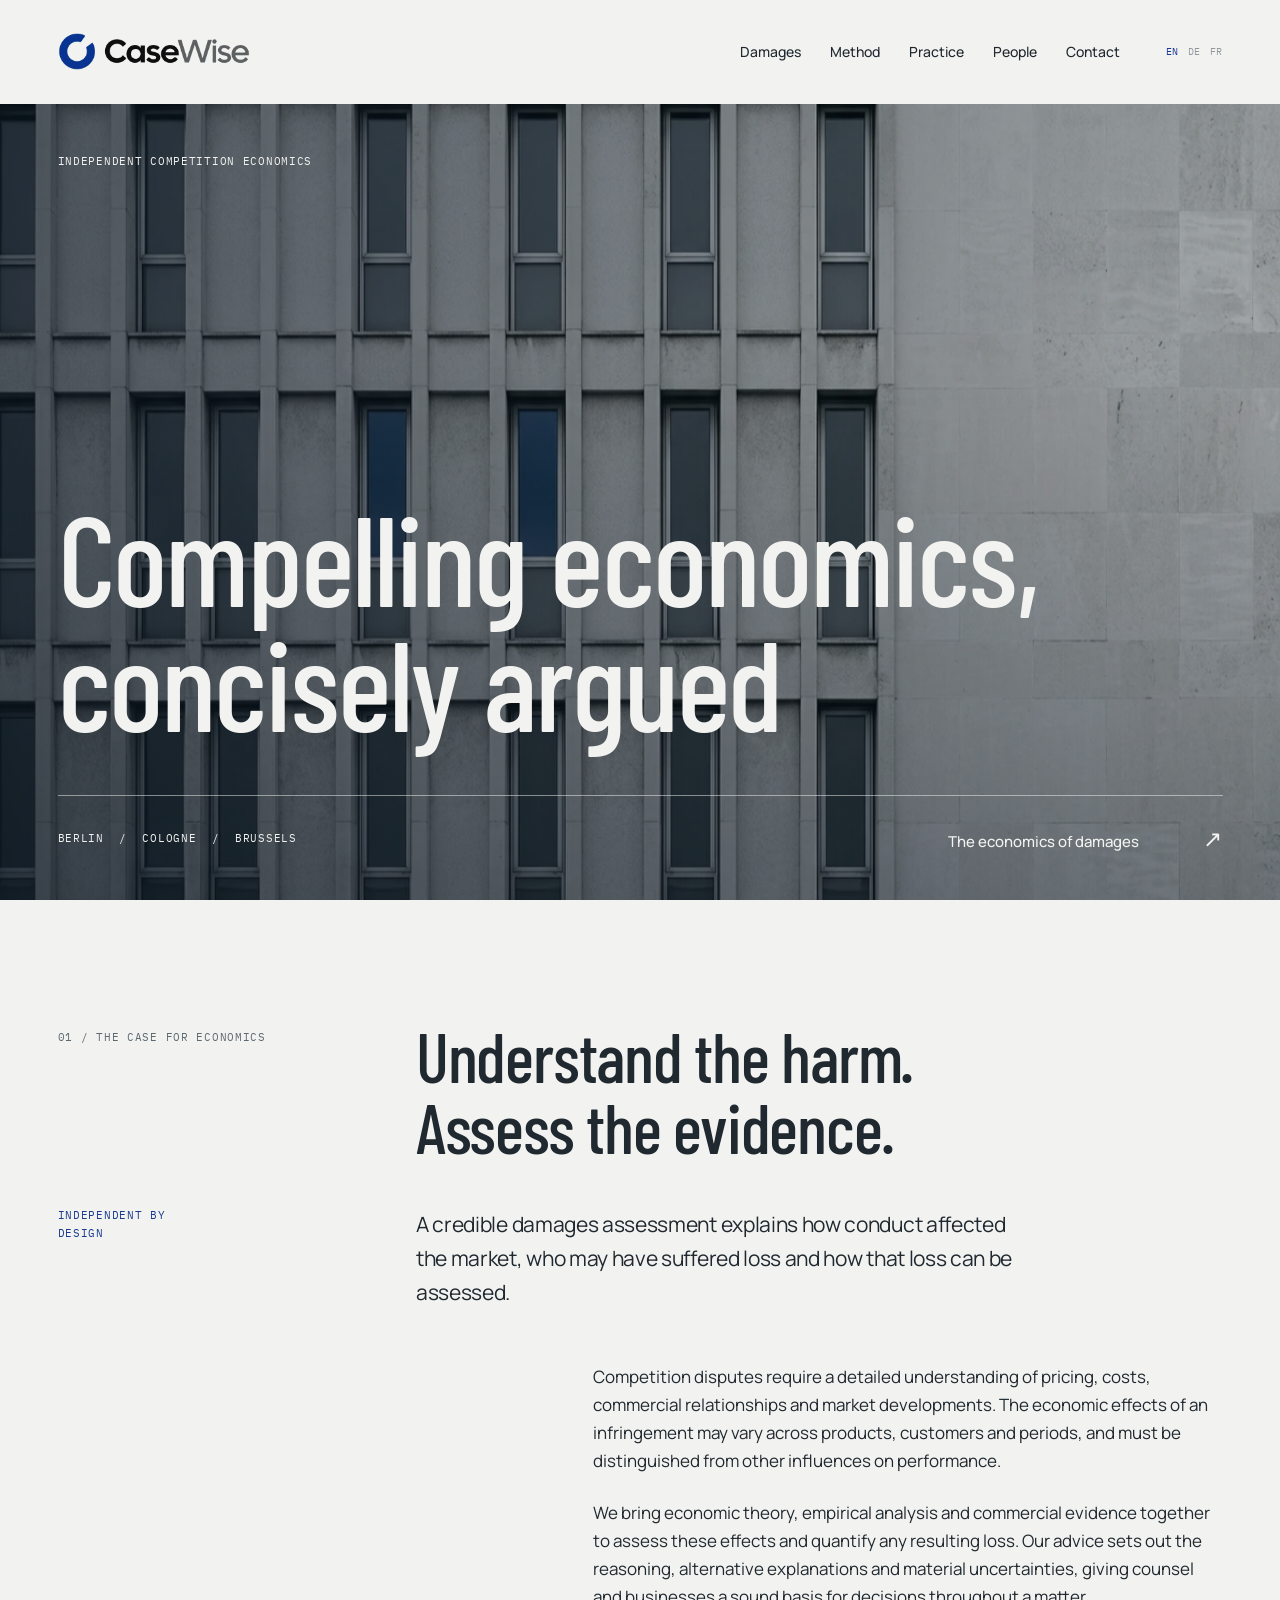
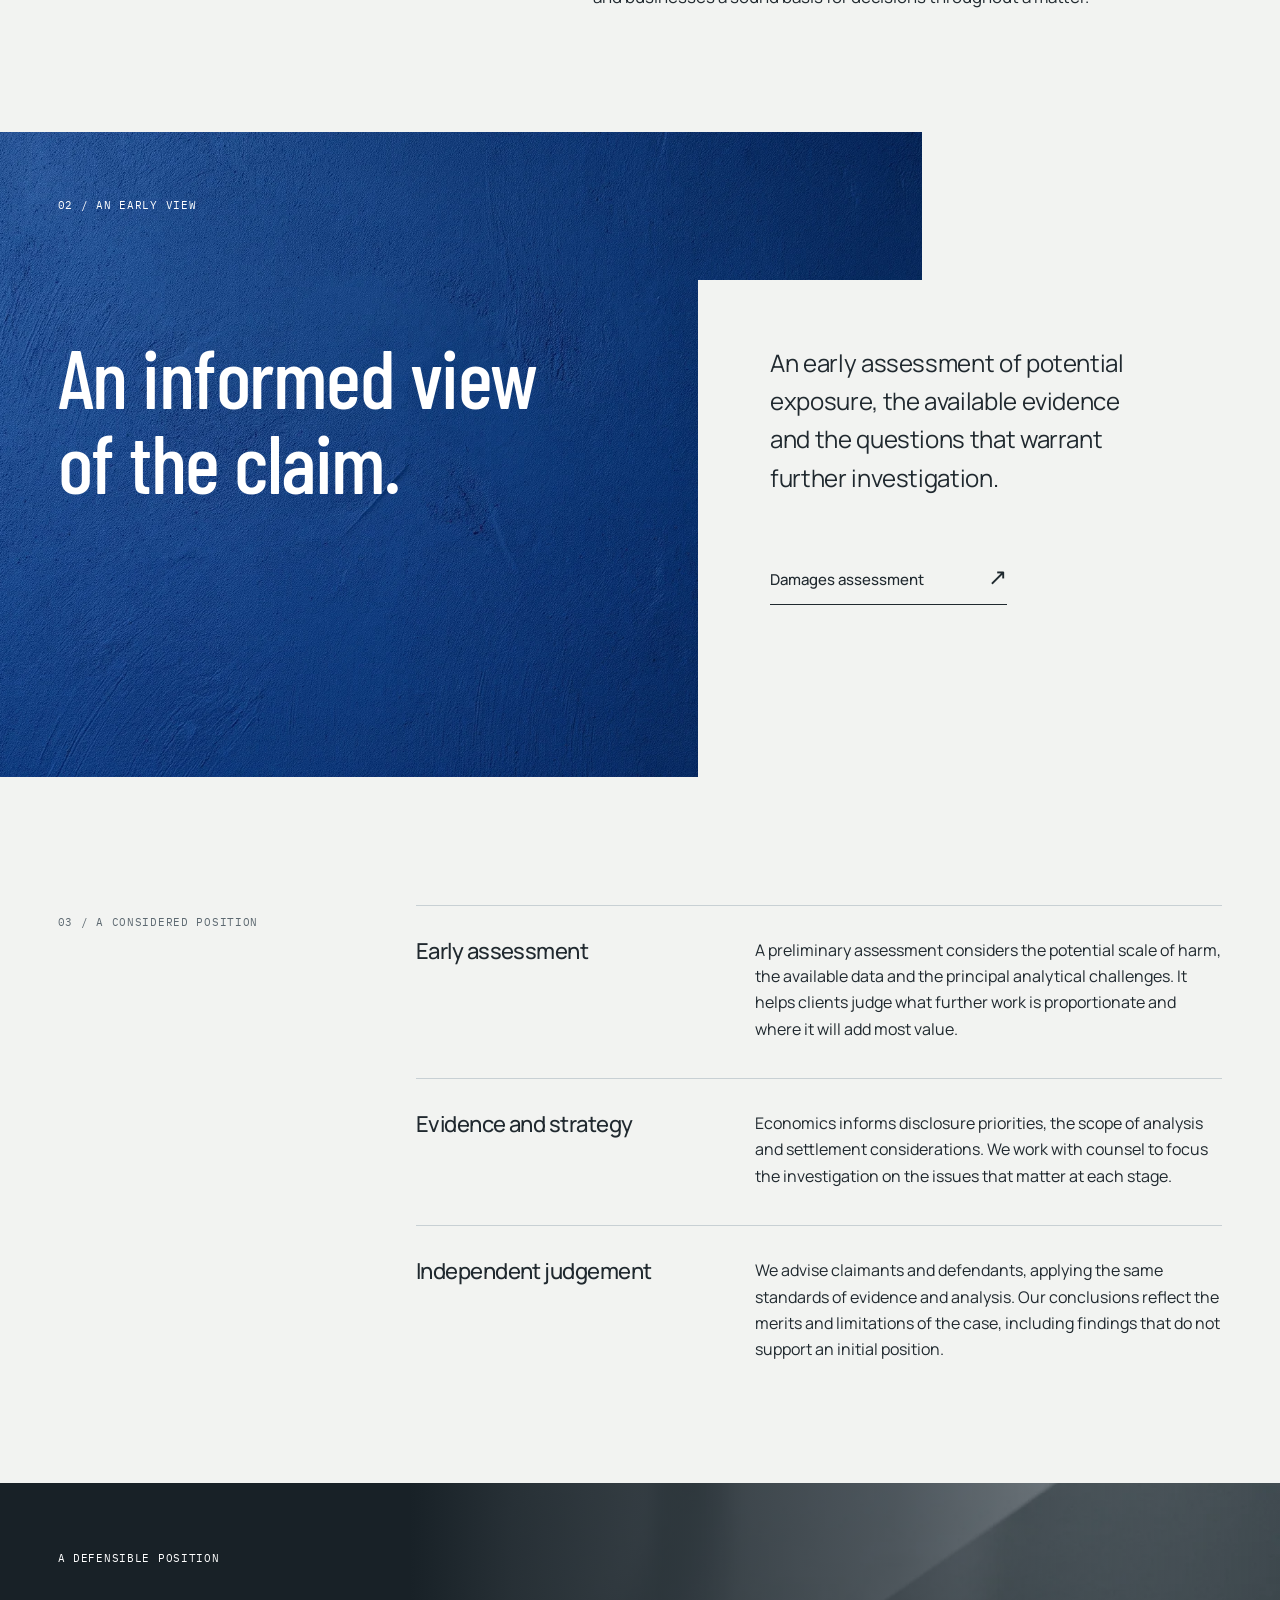
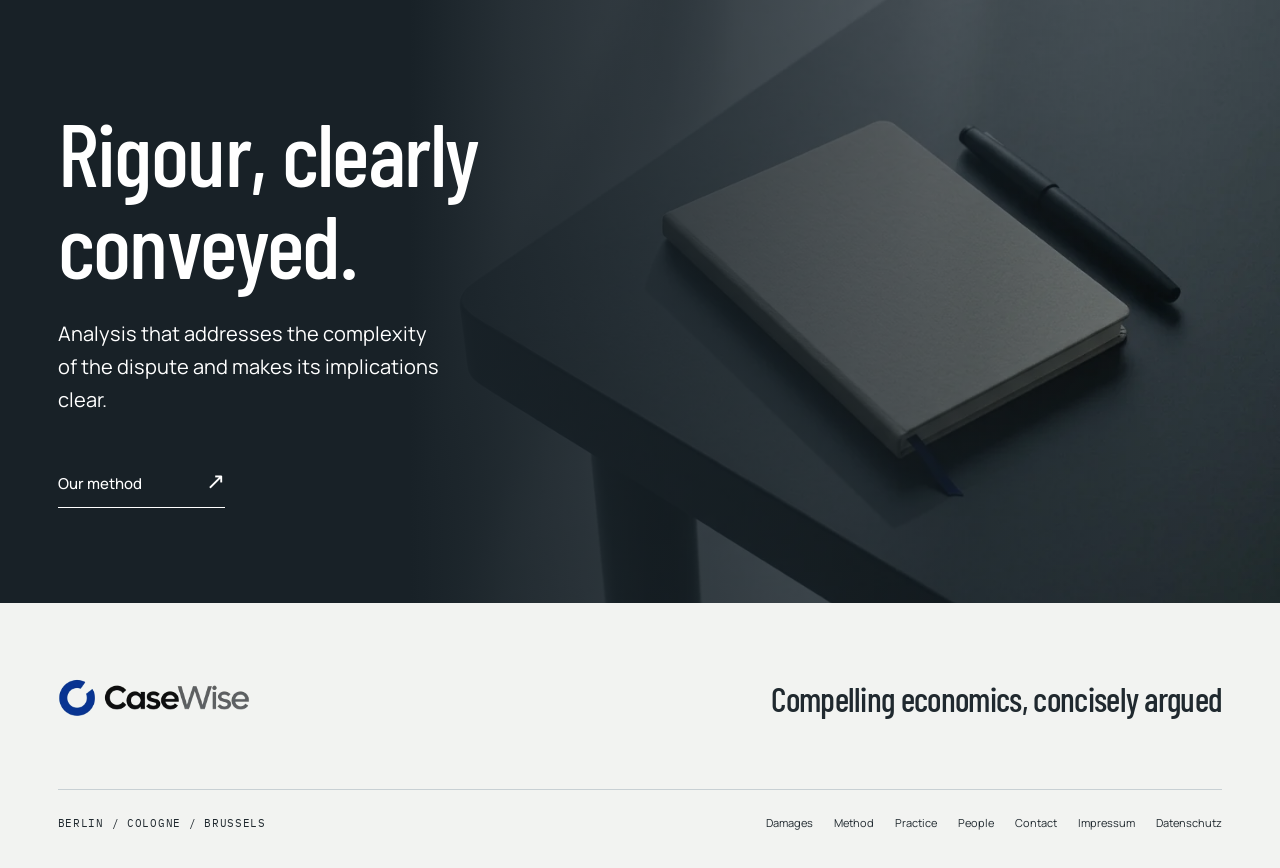
<file: index.html>
<!doctype html><html lang="en"><head><meta charset="utf-8"><meta name="viewport" content="width=device-width,initial-scale=1"><meta name="color-scheme" content="light"><title>Competition economics — CaseWise</title><meta name="description" content="Independent competition economics for counsel, businesses and regulators. Berlin, Cologne and Brussels."><meta name="robots" content="noindex,nofollow"><meta property="og:title" content="Competition economics — CaseWise"><meta property="og:description" content="Independent competition economics for counsel, businesses and regulators. Berlin, Cologne and Brussels."><meta property="og:type" content="website"><link rel="icon" href="data:image/svg+xml,%3Csvg%20xmlns%3D%22http%3A%2F%2Fwww.w3.org%2F2000%2Fsvg%22%20viewBox%3D%220%200%2032%2032%22%3E%3Cpath%20d%3D%22M24%205A13%2013%200%201%200%2027%209L22%2013A7%207%200%201%201%2020%2010Z%22%20fill%3D%22%231a3a8f%22%2F%3E%3C%2Fsvg%3E" type="image/svg+xml"><link rel="preload" href="assets/fonts/display.woff2" as="font" type="font/woff2" crossorigin><link rel="preload" href="assets/fonts/body.woff2" as="font" type="font/woff2" crossorigin><link rel="preload" href="assets/facade.webp" as="image"><link rel="stylesheet" href="assets/site.css?v=2"><script src="assets/site.js?v=2" defer></script></head><body class="route-home"><a class="skip-link" href="#main">Skip to content</a><header class="site-header"><a class="brand" href="./" aria-label="CaseWise home"><img src="assets/logo-light.webp" alt="CaseWise" width="768" height="512"></a><nav class="desktop-nav" aria-label="Main"><a href="damages/" >Damages</a><a href="method/" >Method</a><a href="practice/" >Practice</a><a href="people/" >People</a><a href="contact/" >Contact</a></nav><div class="languages" role="group" aria-label="Language"><span lang="en" aria-current="true">EN</span><button type="button" lang="de" disabled title="Translation forthcoming">DE</button><button type="button" lang="fr" disabled title="Translation forthcoming">FR</button></div><details class="mobile-menu"><summary>Menu</summary><nav aria-label="Mobile"><a href="damages/" >Damages</a><a href="method/" >Method</a><a href="practice/" >Practice</a><a href="people/" >People</a><a href="contact/" >Contact</a></nav></details></header><main id="main">
<section class="home-hero"><img class="hero-image" src="assets/facade.webp" alt="Modernist stone façade with two ultramarine window panes" fetchpriority="high" decoding="async" width="1264" height="848"><div class="hero-copy"><p class="micro home-label">Independent competition economics</p><h1>Compelling economics,<br>concisely argued</h1><div class="hero-rule"></div><div class="hero-bottom"><p class="micro">BERLIN&nbsp; / &nbsp;COLOGNE&nbsp; / &nbsp;BRUSSELS</p><a class="text-link " href="damages/">The economics of damages<span aria-hidden="true">↗</span></a></div></div></section>
<section class="paper-section argument"><aside class="micro">01 / The case for economics<span class="marginal-note">Independent by design</span></aside><div class="section-content"><h2 class="reveal">Understand the harm. Assess the evidence.</h2><p class="lead reveal">A credible damages assessment explains how conduct affected the market, who may have suffered loss and how that loss can be assessed.</p><div class="reading-copy reveal"><p class="">Competition disputes require a detailed understanding of pricing, costs, commercial relationships and market developments. The economic effects of an infringement may vary across products, customers and periods, and must be distinguished from other influences on performance.</p><p class="">We bring economic theory, empirical analysis and commercial evidence together to assess these effects and quantify any resulting loss. Our advice sets out the reasoning, alternative explanations and material uncertainties, giving counsel and businesses a sound basis for decisions throughout a matter.</p></div></div></section>
<section class="assessment material-feature"><img class="field-image" src="assets/blue-plaster.webp" alt="" loading="lazy" decoding="async" width="2200" height="933"><div class="assessment-title"><p class="micro">02 / An early view</p><h2 class="reveal">An informed view of the claim.</h2></div><div class="assessment-note"><p class="lead reveal">An early assessment of potential exposure, the available evidence and the questions that warrant further investigation.</p><a class="text-link " href="damages/">Damages assessment<span aria-hidden="true">↗</span></a></div></section>
<section class="paper-section home-principles"><aside class="micro">03 / A considered position</aside><div class="section-content"><div class="rows"><article class="editorial-row reveal"><h3>Early assessment</h3><p>A preliminary assessment considers the potential scale of harm, the available data and the principal analytical challenges. It helps clients judge what further work is proportionate and where it will add most value.</p></article><article class="editorial-row reveal"><h3>Evidence and strategy</h3><p>Economics informs disclosure priorities, the scope of analysis and settlement considerations. We work with counsel to focus the investigation on the issues that matter at each stage.</p></article><article class="editorial-row reveal"><h3>Independent judgement</h3><p>We advise claimants and defendants, applying the same standards of evidence and analysis. Our conclusions reflect the merits and limitations of the case, including findings that do not support an initial position.</p></article></div></div></section>
<section class="closing-field"><img class="field-image" src="assets/notebook.webp" alt="" loading="lazy" decoding="async" width="1024" height="1024"><div class="closing-scrim"></div><p class="micro">A defensible position</p><div class="closing-copy"><h2 class="reveal">Rigour, clearly conveyed.</h2><p class="reveal">Analysis that addresses the complexity of the dispute and makes its implications clear.</p><a class="text-link " href="method/">Our method<span aria-hidden="true">↗</span></a></div></section></main><footer class="site-footer"><div class="footer-top"><a class="brand" href="./" aria-label="CaseWise home"><img src="assets/logo-light.webp" alt="CaseWise" width="768" height="512" loading="lazy"></a><p class="footer-slogan">Compelling economics, concisely argued</p></div><div class="footer-bottom"><p class="micro">BERLIN / COLOGNE / BRUSSELS</p><nav aria-label="Footer"><a href="damages/">Damages</a><a href="method/">Method</a><a href="practice/">Practice</a><a href="people/">People</a><a href="contact/">Contact</a><a href="impressum/">Impressum</a><a href="datenschutz/">Datenschutz</a></nav></div></footer></body></html>
</file>
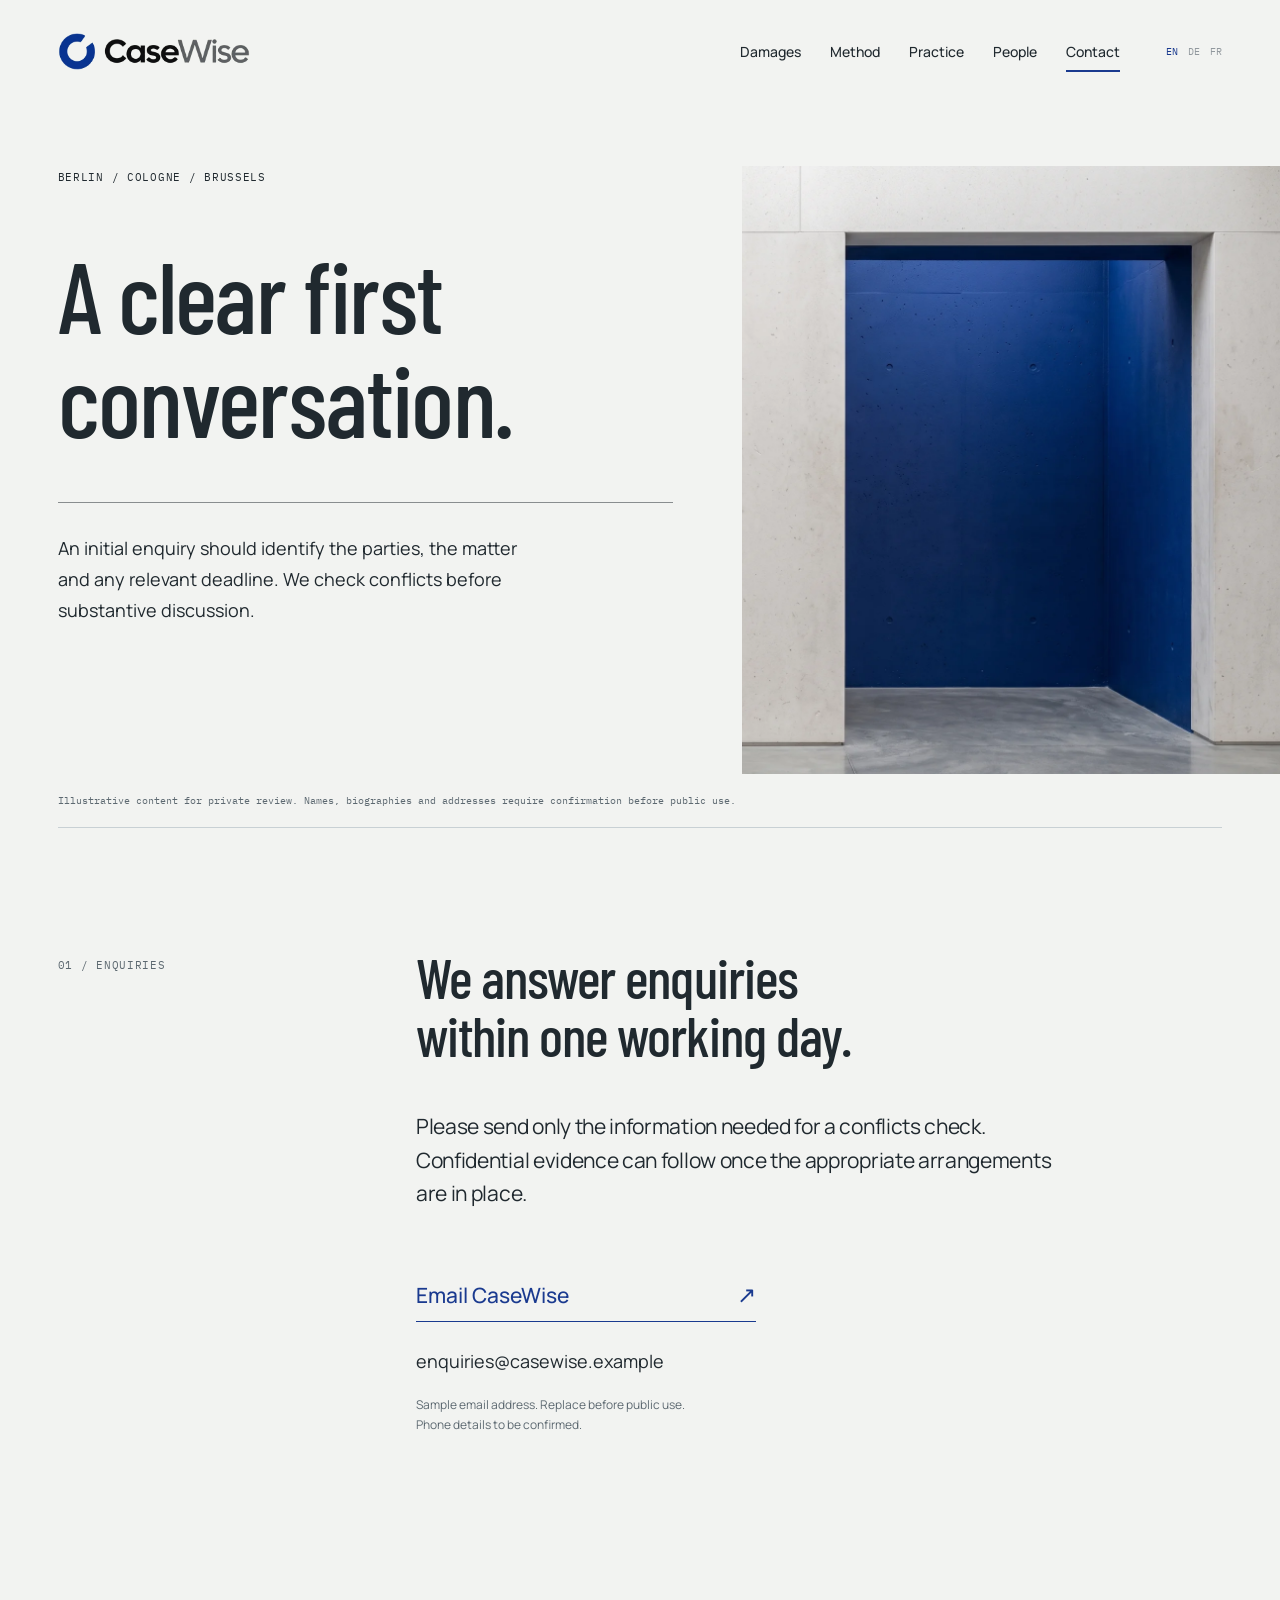
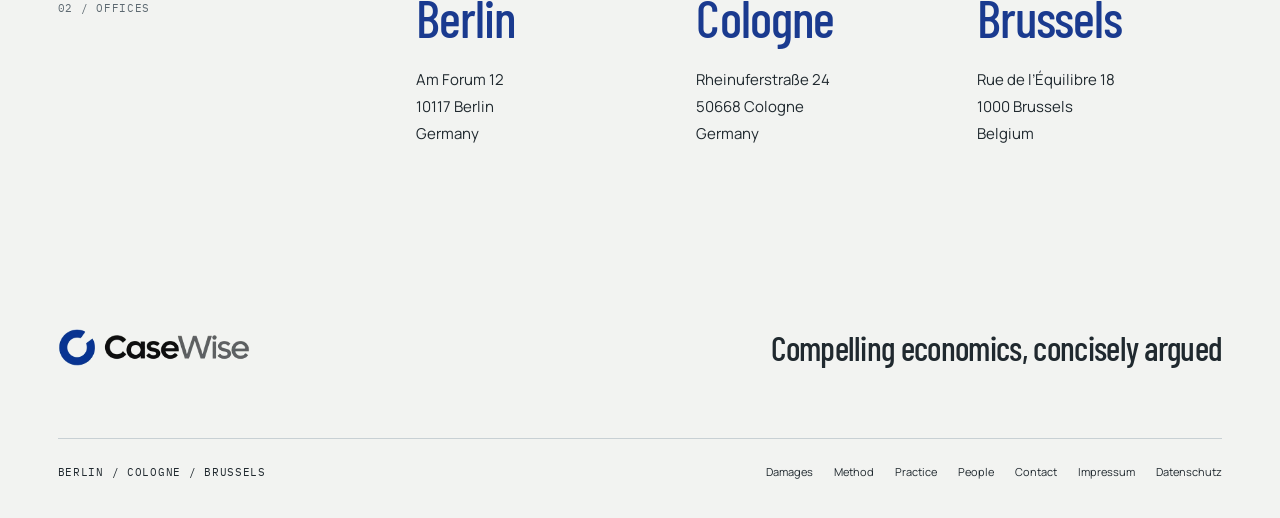
<file: contact/index.html>
<!doctype html><html lang="en"><head><meta charset="utf-8"><meta name="viewport" content="width=device-width,initial-scale=1"><meta name="color-scheme" content="light"><title>Contact — CaseWise</title><meta name="description" content="An initial enquiry should identify the parties, the matter and any relevant deadline. We check conflicts before substantive discussion."><meta name="robots" content="noindex,nofollow"><meta property="og:title" content="Contact — CaseWise"><meta property="og:description" content="An initial enquiry should identify the parties, the matter and any relevant deadline. We check conflicts before substantive discussion."><meta property="og:type" content="website"><link rel="icon" href="data:image/svg+xml,%3Csvg%20xmlns%3D%22http%3A%2F%2Fwww.w3.org%2F2000%2Fsvg%22%20viewBox%3D%220%200%2032%2032%22%3E%3Cpath%20d%3D%22M24%205A13%2013%200%201%200%2027%209L22%2013A7%207%200%201%201%2020%2010Z%22%20fill%3D%22%231a3a8f%22%2F%3E%3C%2Fsvg%3E" type="image/svg+xml"><link rel="preload" href="../assets/fonts/display.woff2" as="font" type="font/woff2" crossorigin><link rel="preload" href="../assets/fonts/body.woff2" as="font" type="font/woff2" crossorigin><link rel="stylesheet" href="../assets/site.css?v=2"><script src="../assets/site.js?v=2" defer></script></head><body class="route-contact"><a class="skip-link" href="#main">Skip to content</a><header class="site-header"><a class="brand" href="../" aria-label="CaseWise home"><img src="../assets/logo-light.webp" alt="CaseWise" width="768" height="512"></a><nav class="desktop-nav" aria-label="Main"><a href="../damages/" >Damages</a><a href="../method/" >Method</a><a href="../practice/" >Practice</a><a href="../people/" >People</a><a href="../contact/" aria-current="page">Contact</a></nav><div class="languages" role="group" aria-label="Language"><span lang="en" aria-current="true">EN</span><button type="button" lang="de" disabled title="Translation forthcoming">DE</button><button type="button" lang="fr" disabled title="Translation forthcoming">FR</button></div><details class="mobile-menu"><summary>Menu</summary><nav aria-label="Mobile"><a href="../damages/" >Damages</a><a href="../method/" >Method</a><a href="../practice/" >Practice</a><a href="../people/" >People</a><a href="../contact/" aria-current="page">Contact</a></nav></details></header><main id="main">
<div class="contact-opening"><section class="page-hero paper"><div class="page-hero-copy"><p class="micro hero-label">Berlin / Cologne / Brussels</p><h1 class="page-title">A clear first conversation.</h1><div class="hero-rule"></div><p class="hero-intro">An initial enquiry should identify the parties, the matter and any relevant deadline. We check conflicts before substantive discussion.</p></div></section><figure class="contact-material"><img class="field-image" src="../assets/blue-recess.webp" alt="An ultramarine alcove in a limestone wall" fetchpriority="high" decoding="async" width="2200" height="1228"></figure></div><p class="review-notice">Illustrative content for private review. Names, biographies and addresses require confirmation before public use.</p>
<section class="paper-section "><aside class="micro">01 / Enquiries</aside><div class="section-content"><h2 class="reveal">We answer enquiries within one working day.</h2><p class="lead">Please send only the information needed for a conflicts check. Confidential evidence can follow once the appropriate arrangements are in place.</p><div class="contact-action"><a class="text-link " href="mailto:enquiries@casewise.example">Email CaseWise<span aria-hidden="true">↗</span></a><a class="email-address" href="mailto:enquiries@casewise.example">enquiries@casewise.example</a><p class="fine-print">Sample email address. Replace before public use.</p><p class="fine-print">Phone details to be confirmed.</p></div></div></section>
<section class="offices"><p class="micro">02 / Offices</p><div class="office-list"><article class="office reveal"><h2>Berlin</h2><address>Am Forum 12<br>10117 Berlin<br>Germany</address></article><article class="office reveal"><h2>Cologne</h2><address>Rheinuferstraße 24<br>50668 Cologne<br>Germany</address></article><article class="office reveal"><h2>Brussels</h2><address>Rue de l’Équilibre 18<br>1000 Brussels<br>Belgium</address></article></div></section></main><footer class="site-footer"><div class="footer-top"><a class="brand" href="../" aria-label="CaseWise home"><img src="../assets/logo-light.webp" alt="CaseWise" width="768" height="512" loading="lazy"></a><p class="footer-slogan">Compelling economics, concisely argued</p></div><div class="footer-bottom"><p class="micro">BERLIN / COLOGNE / BRUSSELS</p><nav aria-label="Footer"><a href="../damages/">Damages</a><a href="../method/">Method</a><a href="../practice/">Practice</a><a href="../people/">People</a><a href="../contact/">Contact</a><a href="../impressum/">Impressum</a><a href="../datenschutz/">Datenschutz</a></nav></div></footer></body></html>
</file>
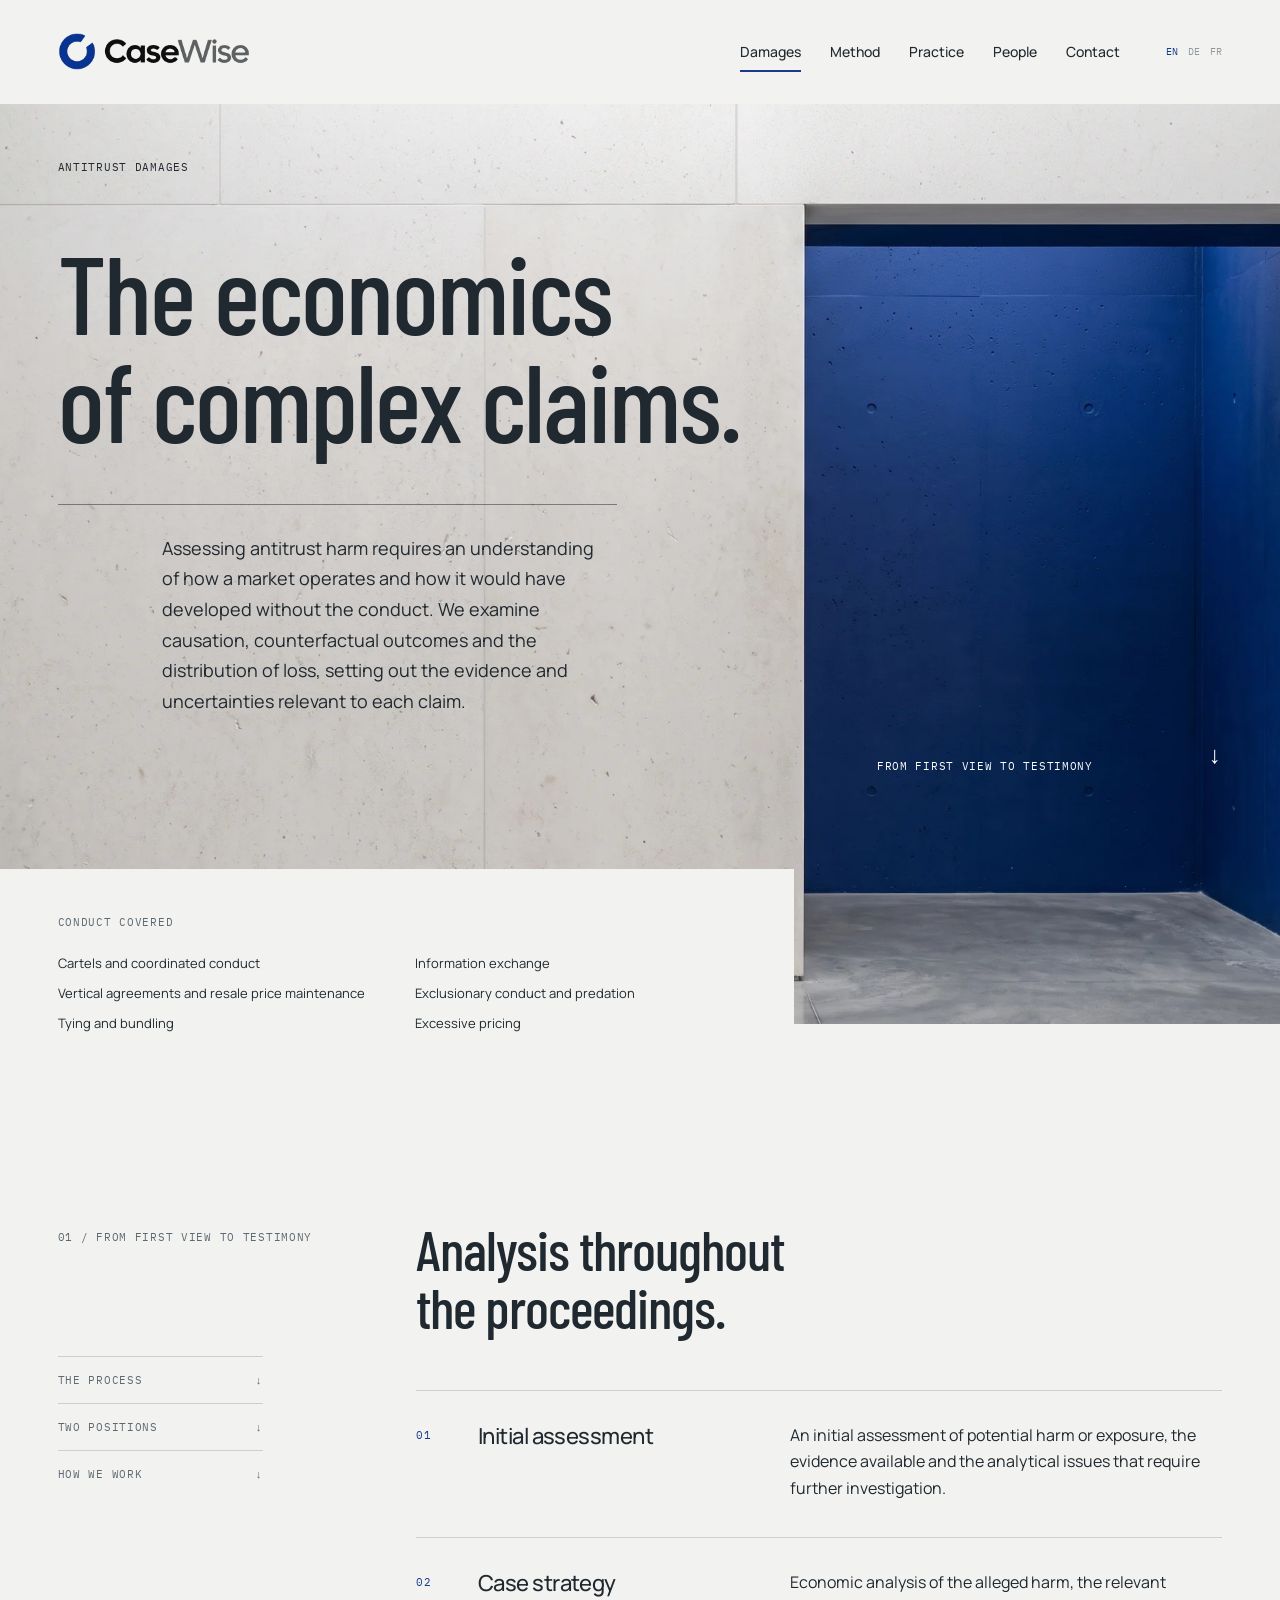
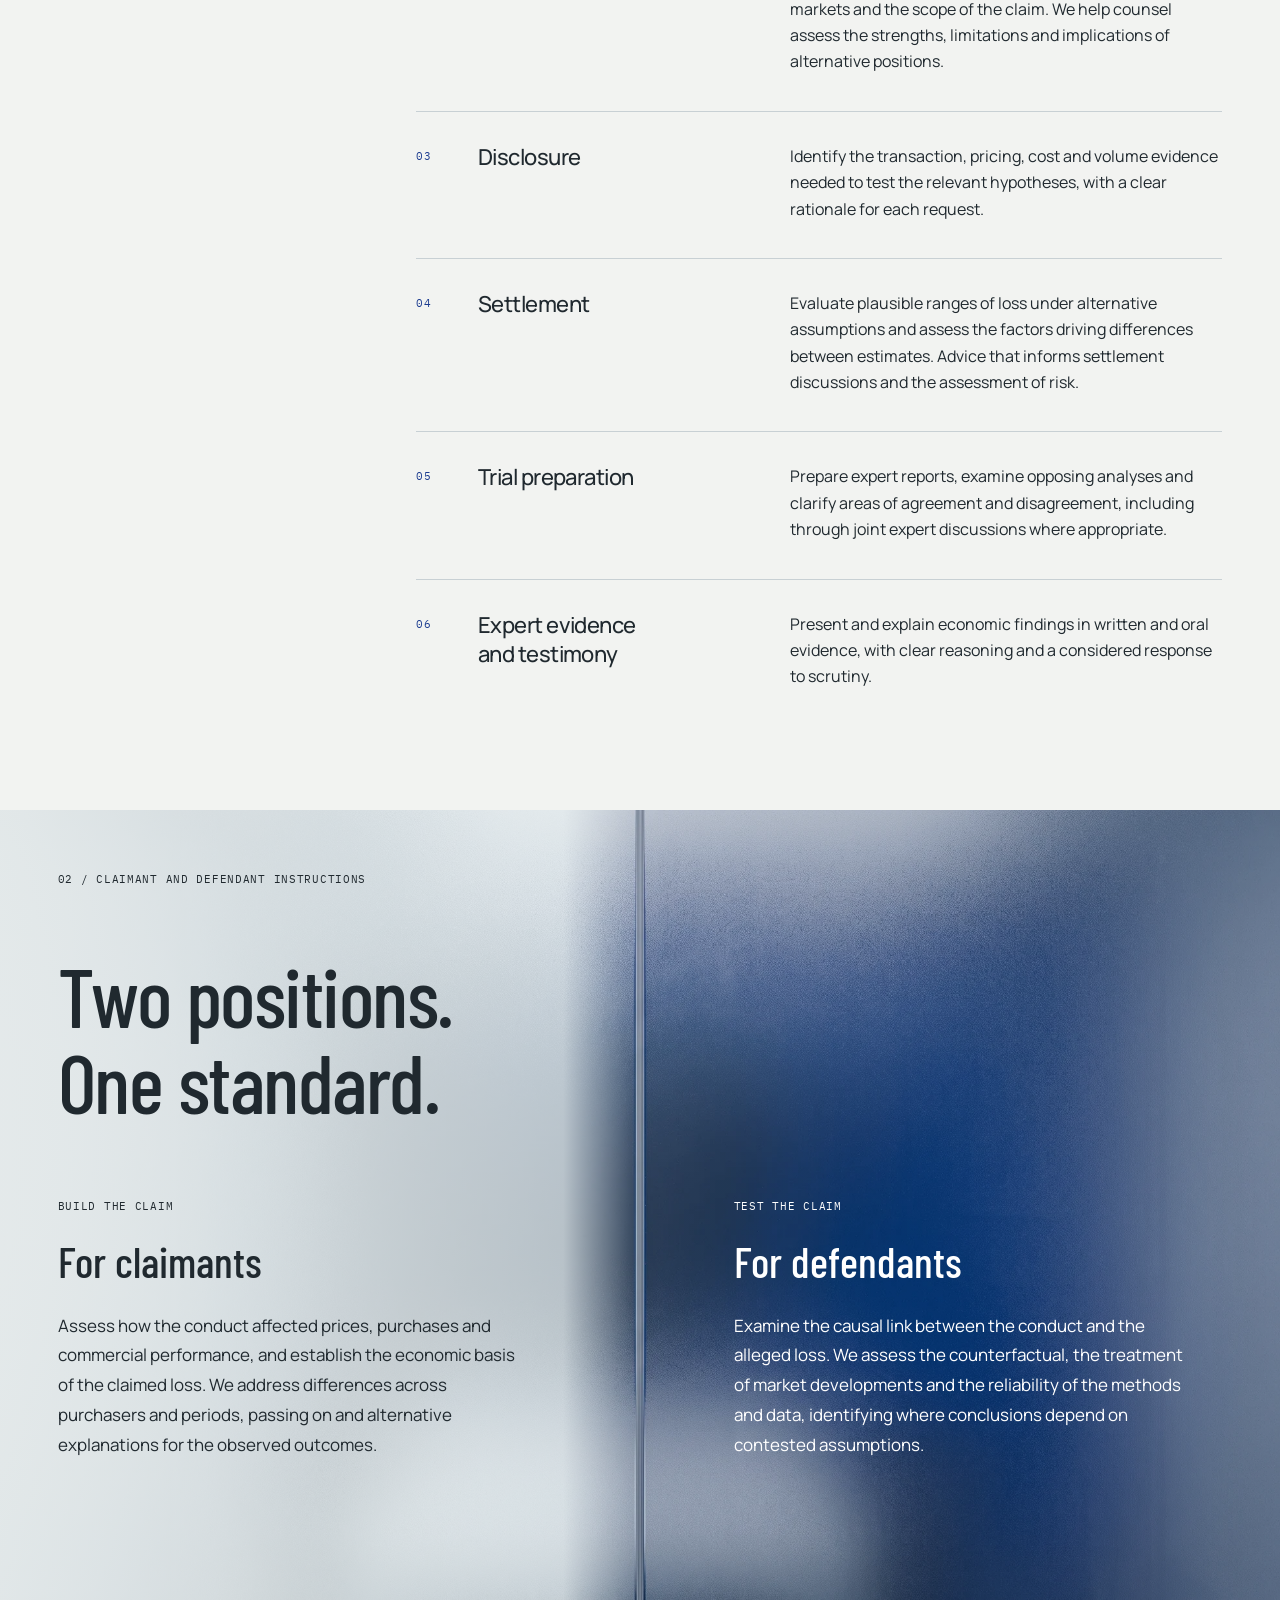
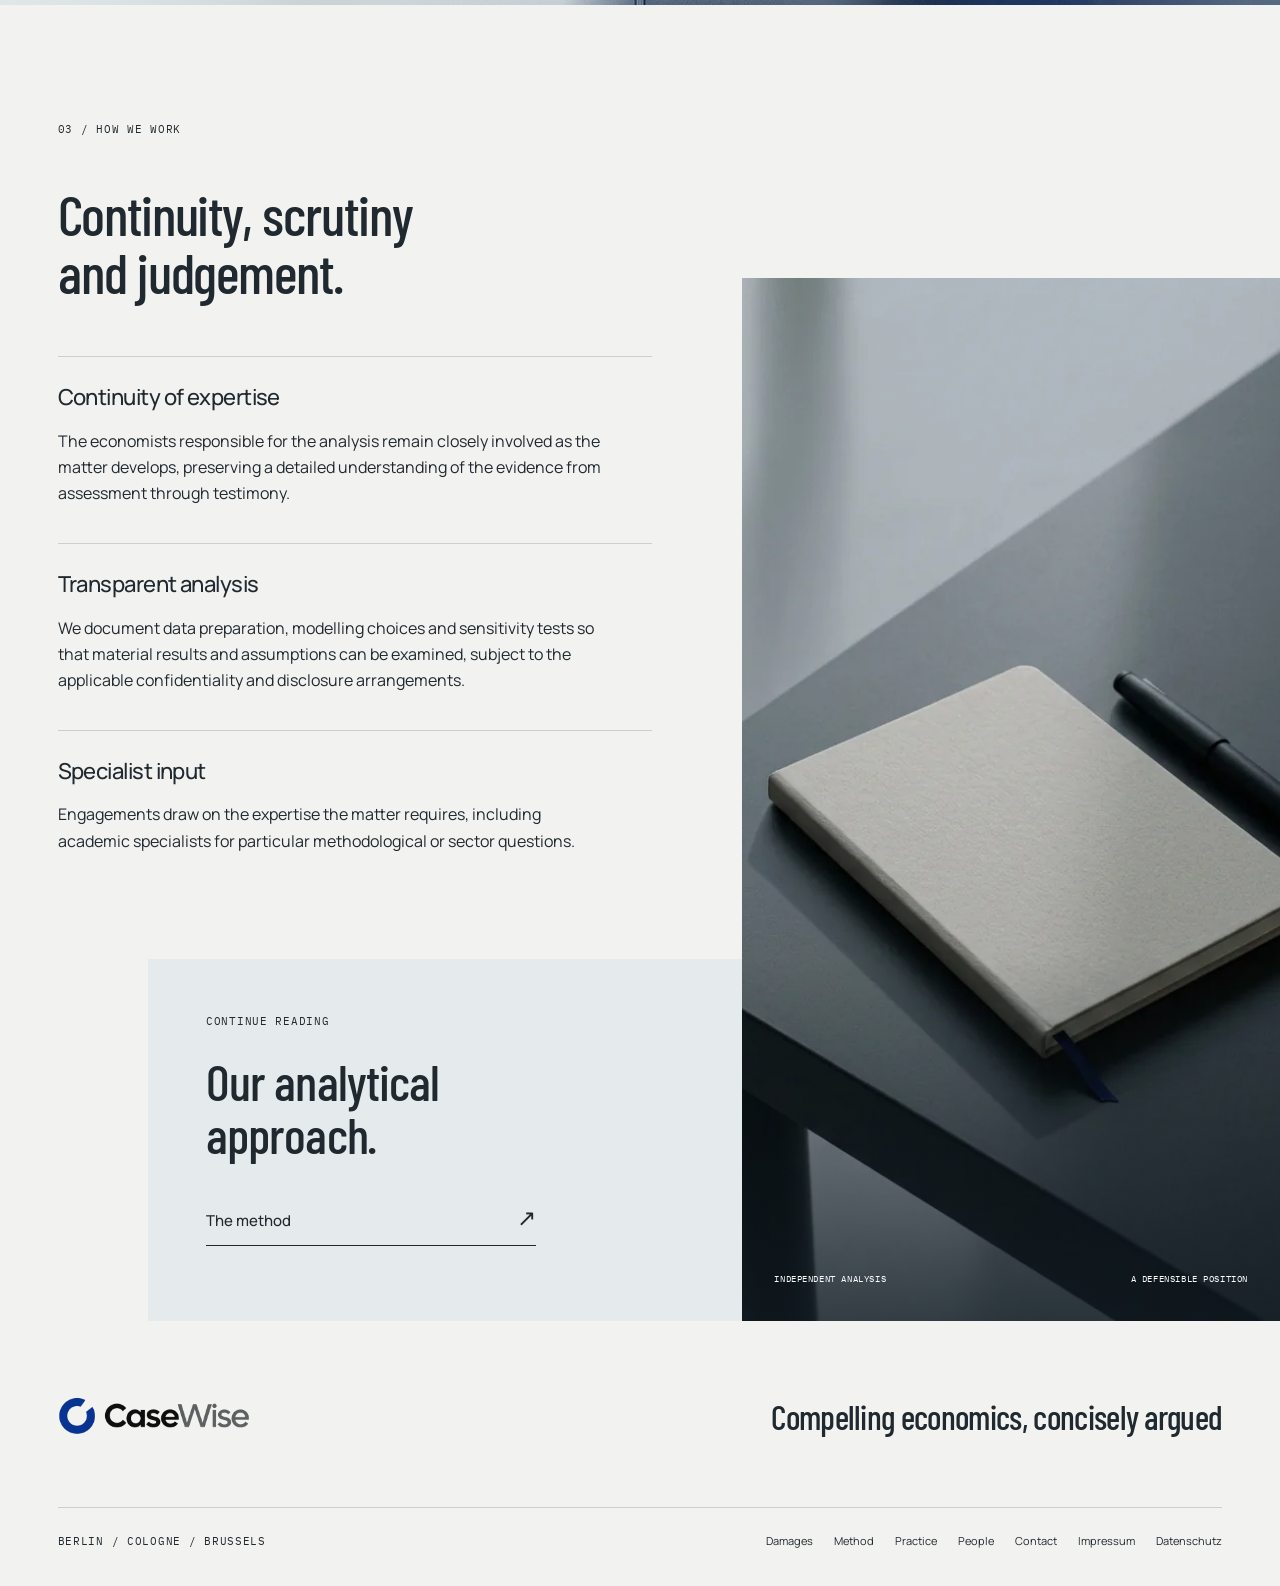
<file: damages/index.html>
<!doctype html><html lang="en"><head><meta charset="utf-8"><meta name="viewport" content="width=device-width,initial-scale=1"><meta name="color-scheme" content="light"><title>Damages — CaseWise</title><meta name="description" content="Assessing antitrust harm requires an understanding of how a market operates and how it would have developed without the conduct. We examine causation, counterfactual outcomes and the distribution of loss, setting out the evidence and uncertainties relevant to each claim."><meta name="robots" content="noindex,nofollow"><meta property="og:title" content="Damages — CaseWise"><meta property="og:description" content="Assessing antitrust harm requires an understanding of how a market operates and how it would have developed without the conduct. We examine causation, counterfactual outcomes and the distribution of loss, setting out the evidence and uncertainties relevant to each claim."><meta property="og:type" content="website"><link rel="icon" href="data:image/svg+xml,%3Csvg%20xmlns%3D%22http%3A%2F%2Fwww.w3.org%2F2000%2Fsvg%22%20viewBox%3D%220%200%2032%2032%22%3E%3Cpath%20d%3D%22M24%205A13%2013%200%201%200%2027%209L22%2013A7%207%200%201%201%2020%2010Z%22%20fill%3D%22%231a3a8f%22%2F%3E%3C%2Fsvg%3E" type="image/svg+xml"><link rel="preload" href="../assets/fonts/display.woff2" as="font" type="font/woff2" crossorigin><link rel="preload" href="../assets/fonts/body.woff2" as="font" type="font/woff2" crossorigin><link rel="stylesheet" href="../assets/site.css?v=2"><script src="../assets/site.js?v=2" defer></script></head><body class="route-damages"><a class="skip-link" href="#main">Skip to content</a><header class="site-header"><a class="brand" href="../" aria-label="CaseWise home"><img src="../assets/logo-light.webp" alt="CaseWise" width="768" height="512"></a><nav class="desktop-nav" aria-label="Main"><a href="../damages/" aria-current="page">Damages</a><a href="../method/" >Method</a><a href="../practice/" >Practice</a><a href="../people/" >People</a><a href="../contact/" >Contact</a></nav><div class="languages" role="group" aria-label="Language"><span lang="en" aria-current="true">EN</span><button type="button" lang="de" disabled title="Translation forthcoming">DE</button><button type="button" lang="fr" disabled title="Translation forthcoming">FR</button></div><details class="mobile-menu"><summary>Menu</summary><nav aria-label="Mobile"><a href="../damages/" aria-current="page">Damages</a><a href="../method/" >Method</a><a href="../practice/" >Practice</a><a href="../people/" >People</a><a href="../contact/" >Contact</a></nav></details></header><main id="main">
<div class="damages-opening"><div class="opening-ground"><img class="field-image" src="../assets/blue-recess.webp" alt="Pale limestone opening onto a deep ultramarine recess" fetchpriority="high" decoding="async" width="2200" height="1228"></div><section class="damages-hero"><p class="micro hero-label">Antitrust damages</p><h1>The economics<br>of complex claims.</h1><div class="hero-rule"></div><p class="hero-intro">Assessing antitrust harm requires an understanding of how a market operates and how it would have developed without the conduct. We examine causation, counterfactual outcomes and the distribution of loss, setting out the evidence and uncertainties relevant to each claim.</p><a class="hero-index micro" href="#sequence">From first view to testimony <span aria-hidden="true">↓</span></a></section><section class="coverage"><p class="micro">Conduct covered</p><ul><li>Cartels and coordinated conduct</li><li>Information exchange</li><li>Vertical agreements and resale price maintenance</li><li>Exclusionary conduct and predation</li><li>Tying and bundling</li><li>Excessive pricing</li></ul></section></div>
<section class="paper-section sequence-section" id="sequence"><aside class="micro">01 / From first view to testimony<nav class="page-contents micro" aria-label="On this page"><a href="#sequence">The process <span aria-hidden="true">↓</span></a><a href="#positions">Two positions <span aria-hidden="true">↓</span></a><a href="#standards">How we work <span aria-hidden="true">↓</span></a></nav></aside><div class="section-content"><h2 class="reveal">Analysis throughout the proceedings.</h2><div class="rows"><article class="editorial-row reveal"><span class="micro row-num">01</span><h3>Initial assessment</h3><p>An initial assessment of potential harm or exposure, the evidence available and the analytical issues that require further investigation.</p></article><article class="editorial-row reveal"><span class="micro row-num">02</span><h3>Case strategy</h3><p>Economic analysis of the alleged harm, the relevant markets and the scope of the claim. We help counsel assess the strengths, limitations and implications of alternative positions.</p></article><article class="editorial-row reveal"><span class="micro row-num">03</span><h3>Disclosure</h3><p>Identify the transaction, pricing, cost and volume evidence needed to test the relevant hypotheses, with a clear rationale for each request.</p></article><article class="editorial-row reveal"><span class="micro row-num">04</span><h3>Settlement</h3><p>Evaluate plausible ranges of loss under alternative assumptions and assess the factors driving differences between estimates. Advice that informs settlement discussions and the assessment of risk.</p></article><article class="editorial-row reveal"><span class="micro row-num">05</span><h3>Trial preparation</h3><p>Prepare expert reports, examine opposing analyses and clarify areas of agreement and disagreement, including through joint expert discussions where appropriate.</p></article><article class="editorial-row reveal"><span class="micro row-num">06</span><h3>Expert evidence and testimony</h3><p>Present and explain economic findings in written and oral evidence, with clear reasoning and a considered response to scrutiny.</p></article></div></div></section>
<section class="two-sides" id="positions"><img class="field-image" src="../assets/blue-glass.webp" alt="" loading="lazy" decoding="async" width="2200" height="1228"><div class="sides-heading"><p class="micro">02 / Claimant and defendant instructions</p><h2 class="reveal">Two positions.<br>One standard.</h2></div><div class="sides-grid"><article class="side side-0 reveal"><p class="micro">Build the claim</p><h3>For claimants</h3><p>Assess how the conduct affected prices, purchases and commercial performance, and establish the economic basis of the claimed loss. We address differences across purchasers and periods, passing on and alternative explanations for the observed outcomes.</p></article><article class="side side-1 reveal"><p class="micro">Test the claim</p><h3>For defendants</h3><p>Examine the causal link between the conduct and the alleged loss. We assess the counterfactual, the treatment of market developments and the reliability of the methods and data, identifying where conclusions depend on contested assumptions.</p></article></div></section>
<section class="standards-composition" id="standards"><div class="standards-main"><p class="micro">03 / How we work</p><h2 class="reveal">Continuity, scrutiny and judgement.</h2><div class="rows"><article class="editorial-row reveal"><h3>Continuity of expertise</h3><p>The economists responsible for the analysis remain closely involved as the matter develops, preserving a detailed understanding of the evidence from assessment through testimony.</p></article><article class="editorial-row reveal"><h3>Transparent analysis</h3><p>We document data preparation, modelling choices and sensitivity tests so that material results and assumptions can be examined, subject to the applicable confidentiality and disclosure arrangements.</p></article><article class="editorial-row reveal"><h3>Specialist input</h3><p>Engagements draw on the expertise the matter requires, including academic specialists for particular methodological or sector questions.</p></article></div></div><figure class="standards-image"><img class="field-image" src="../assets/notebook.webp" alt="A linen notebook and black pen on a dark desk" loading="lazy" decoding="async" width="1024" height="1024"><figcaption class="micro"><span>Independent analysis</span><span>A defensible position</span></figcaption></figure><div class="standards-next"><p class="micro">Continue reading</p><h2>Our analytical approach.</h2><a class="text-link " href="../method/">The method<span aria-hidden="true">↗</span></a></div></section></main><footer class="site-footer"><div class="footer-top"><a class="brand" href="../" aria-label="CaseWise home"><img src="../assets/logo-light.webp" alt="CaseWise" width="768" height="512" loading="lazy"></a><p class="footer-slogan">Compelling economics, concisely argued</p></div><div class="footer-bottom"><p class="micro">BERLIN / COLOGNE / BRUSSELS</p><nav aria-label="Footer"><a href="../damages/">Damages</a><a href="../method/">Method</a><a href="../practice/">Practice</a><a href="../people/">People</a><a href="../contact/">Contact</a><a href="../impressum/">Impressum</a><a href="../datenschutz/">Datenschutz</a></nav></div></footer></body></html>
</file>
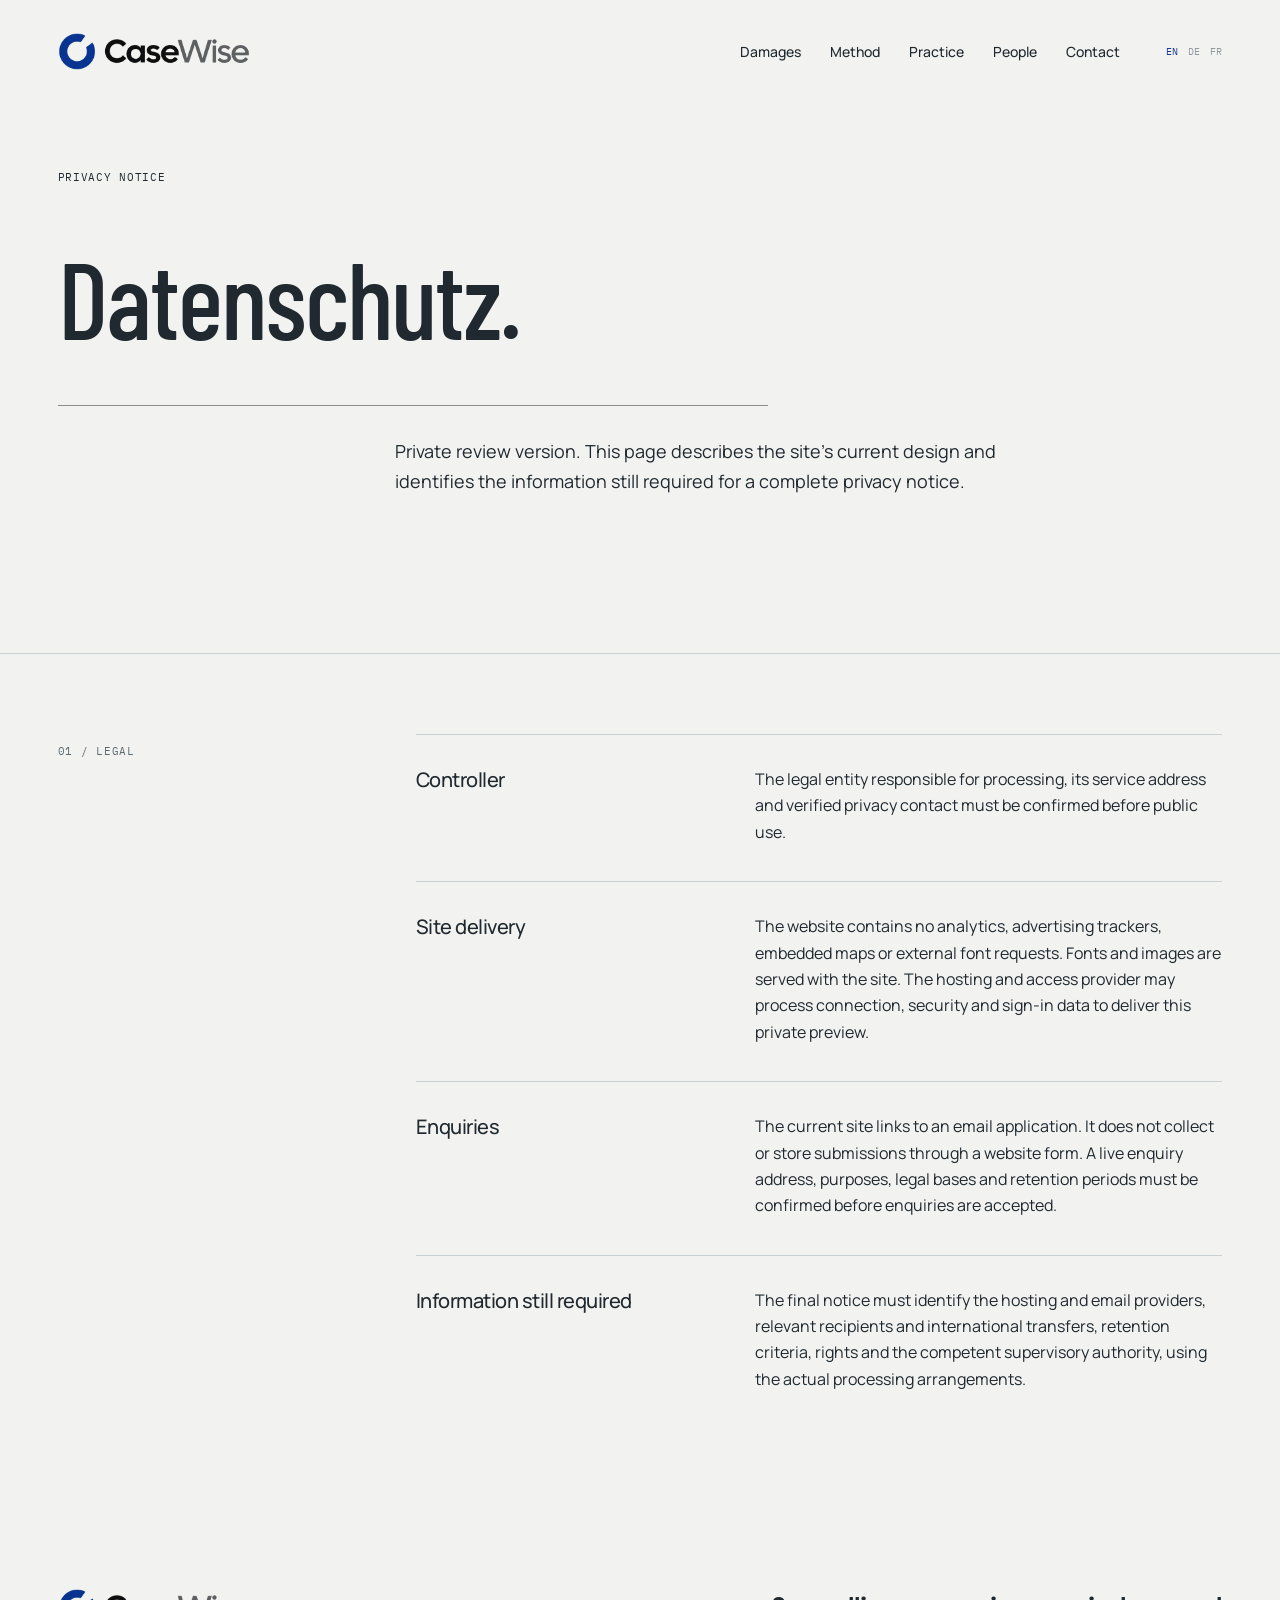
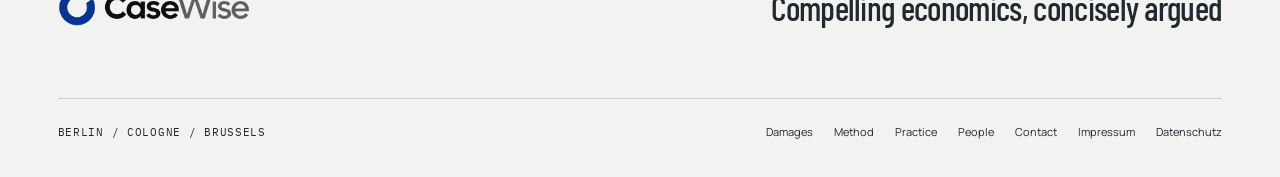
<file: datenschutz/index.html>
<!doctype html><html lang="en"><head><meta charset="utf-8"><meta name="viewport" content="width=device-width,initial-scale=1"><meta name="color-scheme" content="light"><title>Datenschutz — CaseWise</title><meta name="description" content="Private review version. This page describes the site’s current design and identifies the information still required for a complete privacy notice."><meta name="robots" content="noindex,nofollow"><meta property="og:title" content="Datenschutz — CaseWise"><meta property="og:description" content="Private review version. This page describes the site’s current design and identifies the information still required for a complete privacy notice."><meta property="og:type" content="website"><link rel="icon" href="data:image/svg+xml,%3Csvg%20xmlns%3D%22http%3A%2F%2Fwww.w3.org%2F2000%2Fsvg%22%20viewBox%3D%220%200%2032%2032%22%3E%3Cpath%20d%3D%22M24%205A13%2013%200%201%200%2027%209L22%2013A7%207%200%201%201%2020%2010Z%22%20fill%3D%22%231a3a8f%22%2F%3E%3C%2Fsvg%3E" type="image/svg+xml"><link rel="preload" href="../assets/fonts/display.woff2" as="font" type="font/woff2" crossorigin><link rel="preload" href="../assets/fonts/body.woff2" as="font" type="font/woff2" crossorigin><link rel="stylesheet" href="../assets/site.css?v=2"><script src="../assets/site.js?v=2" defer></script></head><body class="route-datenschutz"><a class="skip-link" href="#main">Skip to content</a><header class="site-header"><a class="brand" href="../" aria-label="CaseWise home"><img src="../assets/logo-light.webp" alt="CaseWise" width="768" height="512"></a><nav class="desktop-nav" aria-label="Main"><a href="../damages/" >Damages</a><a href="../method/" >Method</a><a href="../practice/" >Practice</a><a href="../people/" >People</a><a href="../contact/" >Contact</a></nav><div class="languages" role="group" aria-label="Language"><span lang="en" aria-current="true">EN</span><button type="button" lang="de" disabled title="Translation forthcoming">DE</button><button type="button" lang="fr" disabled title="Translation forthcoming">FR</button></div><details class="mobile-menu"><summary>Menu</summary><nav aria-label="Mobile"><a href="../damages/" >Damages</a><a href="../method/" >Method</a><a href="../practice/" >Practice</a><a href="../people/" >People</a><a href="../contact/" >Contact</a></nav></details></header><main id="main"><section class="page-hero paper"><div class="page-hero-copy"><p class="micro hero-label">Privacy notice</p><h1 class="page-title">Datenschutz.</h1><div class="hero-rule"></div><p class="hero-intro">Private review version. This page describes the site’s current design and identifies the information still required for a complete privacy notice.</p></div></section><section class="paper-section legal-content"><aside class="micro">01 / Legal</aside><div class="section-content"><div class="rows"><article class="editorial-row reveal"><h3>Controller</h3><p>The legal entity responsible for processing, its service address and verified privacy contact must be confirmed before public use.</p></article><article class="editorial-row reveal"><h3>Site delivery</h3><p>The website contains no analytics, advertising trackers, embedded maps or external font requests. Fonts and images are served with the site. The hosting and access provider may process connection, security and sign-in data to deliver this private preview.</p></article><article class="editorial-row reveal"><h3>Enquiries</h3><p>The current site links to an email application. It does not collect or store submissions through a website form. A live enquiry address, purposes, legal bases and retention periods must be confirmed before enquiries are accepted.</p></article><article class="editorial-row reveal"><h3>Information still required</h3><p>The final notice must identify the hosting and email providers, relevant recipients and international transfers, retention criteria, rights and the competent supervisory authority, using the actual processing arrangements.</p></article></div></div></section></main><footer class="site-footer"><div class="footer-top"><a class="brand" href="../" aria-label="CaseWise home"><img src="../assets/logo-light.webp" alt="CaseWise" width="768" height="512" loading="lazy"></a><p class="footer-slogan">Compelling economics, concisely argued</p></div><div class="footer-bottom"><p class="micro">BERLIN / COLOGNE / BRUSSELS</p><nav aria-label="Footer"><a href="../damages/">Damages</a><a href="../method/">Method</a><a href="../practice/">Practice</a><a href="../people/">People</a><a href="../contact/">Contact</a><a href="../impressum/">Impressum</a><a href="../datenschutz/">Datenschutz</a></nav></div></footer></body></html>
</file>
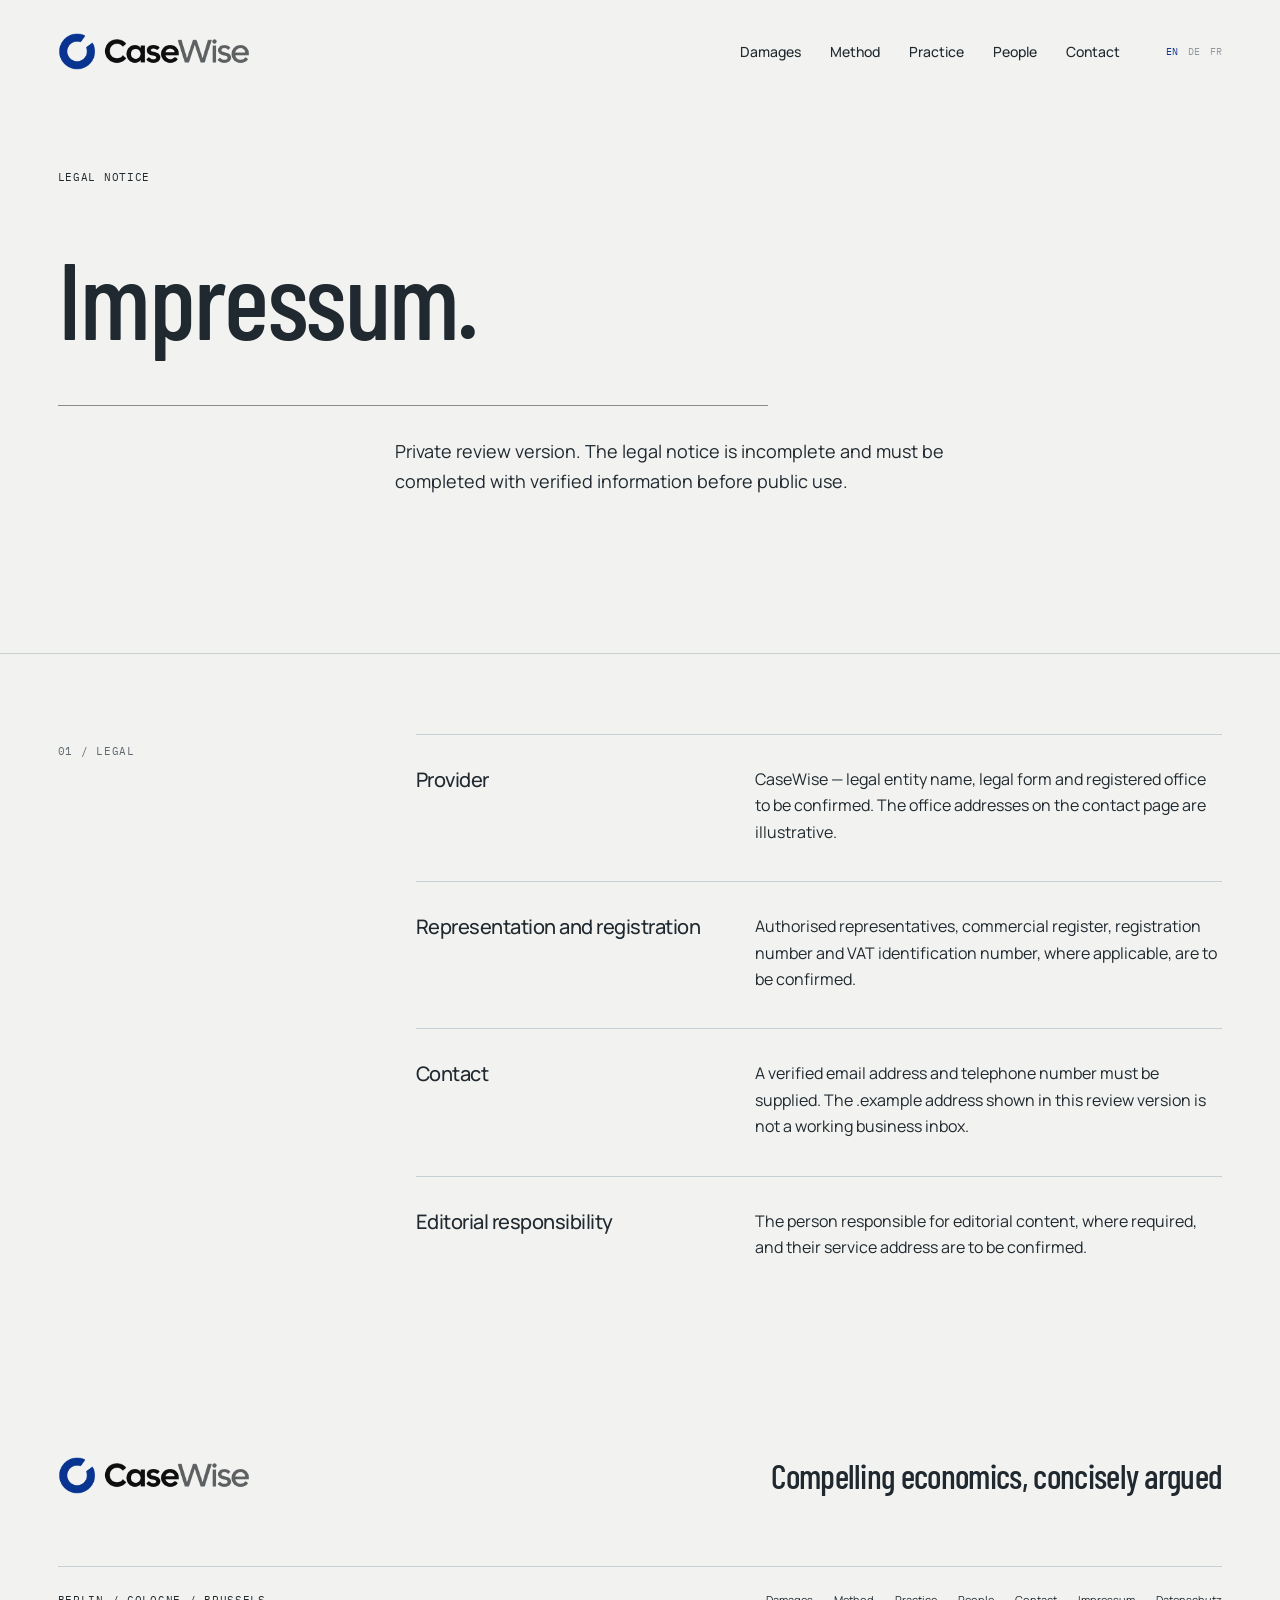
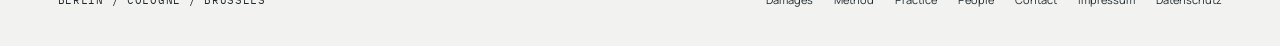
<file: impressum/index.html>
<!doctype html><html lang="en"><head><meta charset="utf-8"><meta name="viewport" content="width=device-width,initial-scale=1"><meta name="color-scheme" content="light"><title>Impressum — CaseWise</title><meta name="description" content="Private review version. The legal notice is incomplete and must be completed with verified information before public use."><meta name="robots" content="noindex,nofollow"><meta property="og:title" content="Impressum — CaseWise"><meta property="og:description" content="Private review version. The legal notice is incomplete and must be completed with verified information before public use."><meta property="og:type" content="website"><link rel="icon" href="data:image/svg+xml,%3Csvg%20xmlns%3D%22http%3A%2F%2Fwww.w3.org%2F2000%2Fsvg%22%20viewBox%3D%220%200%2032%2032%22%3E%3Cpath%20d%3D%22M24%205A13%2013%200%201%200%2027%209L22%2013A7%207%200%201%201%2020%2010Z%22%20fill%3D%22%231a3a8f%22%2F%3E%3C%2Fsvg%3E" type="image/svg+xml"><link rel="preload" href="../assets/fonts/display.woff2" as="font" type="font/woff2" crossorigin><link rel="preload" href="../assets/fonts/body.woff2" as="font" type="font/woff2" crossorigin><link rel="stylesheet" href="../assets/site.css?v=2"><script src="../assets/site.js?v=2" defer></script></head><body class="route-impressum"><a class="skip-link" href="#main">Skip to content</a><header class="site-header"><a class="brand" href="../" aria-label="CaseWise home"><img src="../assets/logo-light.webp" alt="CaseWise" width="768" height="512"></a><nav class="desktop-nav" aria-label="Main"><a href="../damages/" >Damages</a><a href="../method/" >Method</a><a href="../practice/" >Practice</a><a href="../people/" >People</a><a href="../contact/" >Contact</a></nav><div class="languages" role="group" aria-label="Language"><span lang="en" aria-current="true">EN</span><button type="button" lang="de" disabled title="Translation forthcoming">DE</button><button type="button" lang="fr" disabled title="Translation forthcoming">FR</button></div><details class="mobile-menu"><summary>Menu</summary><nav aria-label="Mobile"><a href="../damages/" >Damages</a><a href="../method/" >Method</a><a href="../practice/" >Practice</a><a href="../people/" >People</a><a href="../contact/" >Contact</a></nav></details></header><main id="main"><section class="page-hero paper"><div class="page-hero-copy"><p class="micro hero-label">Legal notice</p><h1 class="page-title">Impressum.</h1><div class="hero-rule"></div><p class="hero-intro">Private review version. The legal notice is incomplete and must be completed with verified information before public use.</p></div></section><section class="paper-section legal-content"><aside class="micro">01 / Legal</aside><div class="section-content"><div class="rows"><article class="editorial-row reveal"><h3>Provider</h3><p>CaseWise — legal entity name, legal form and registered office to be confirmed. The office addresses on the contact page are illustrative.</p></article><article class="editorial-row reveal"><h3>Representation and registration</h3><p>Authorised representatives, commercial register, registration number and VAT identification number, where applicable, are to be confirmed.</p></article><article class="editorial-row reveal"><h3>Contact</h3><p>A verified email address and telephone number must be supplied. The .example address shown in this review version is not a working business inbox.</p></article><article class="editorial-row reveal"><h3>Editorial responsibility</h3><p>The person responsible for editorial content, where required, and their service address are to be confirmed.</p></article></div></div></section></main><footer class="site-footer"><div class="footer-top"><a class="brand" href="../" aria-label="CaseWise home"><img src="../assets/logo-light.webp" alt="CaseWise" width="768" height="512" loading="lazy"></a><p class="footer-slogan">Compelling economics, concisely argued</p></div><div class="footer-bottom"><p class="micro">BERLIN / COLOGNE / BRUSSELS</p><nav aria-label="Footer"><a href="../damages/">Damages</a><a href="../method/">Method</a><a href="../practice/">Practice</a><a href="../people/">People</a><a href="../contact/">Contact</a><a href="../impressum/">Impressum</a><a href="../datenschutz/">Datenschutz</a></nav></div></footer></body></html>
</file>
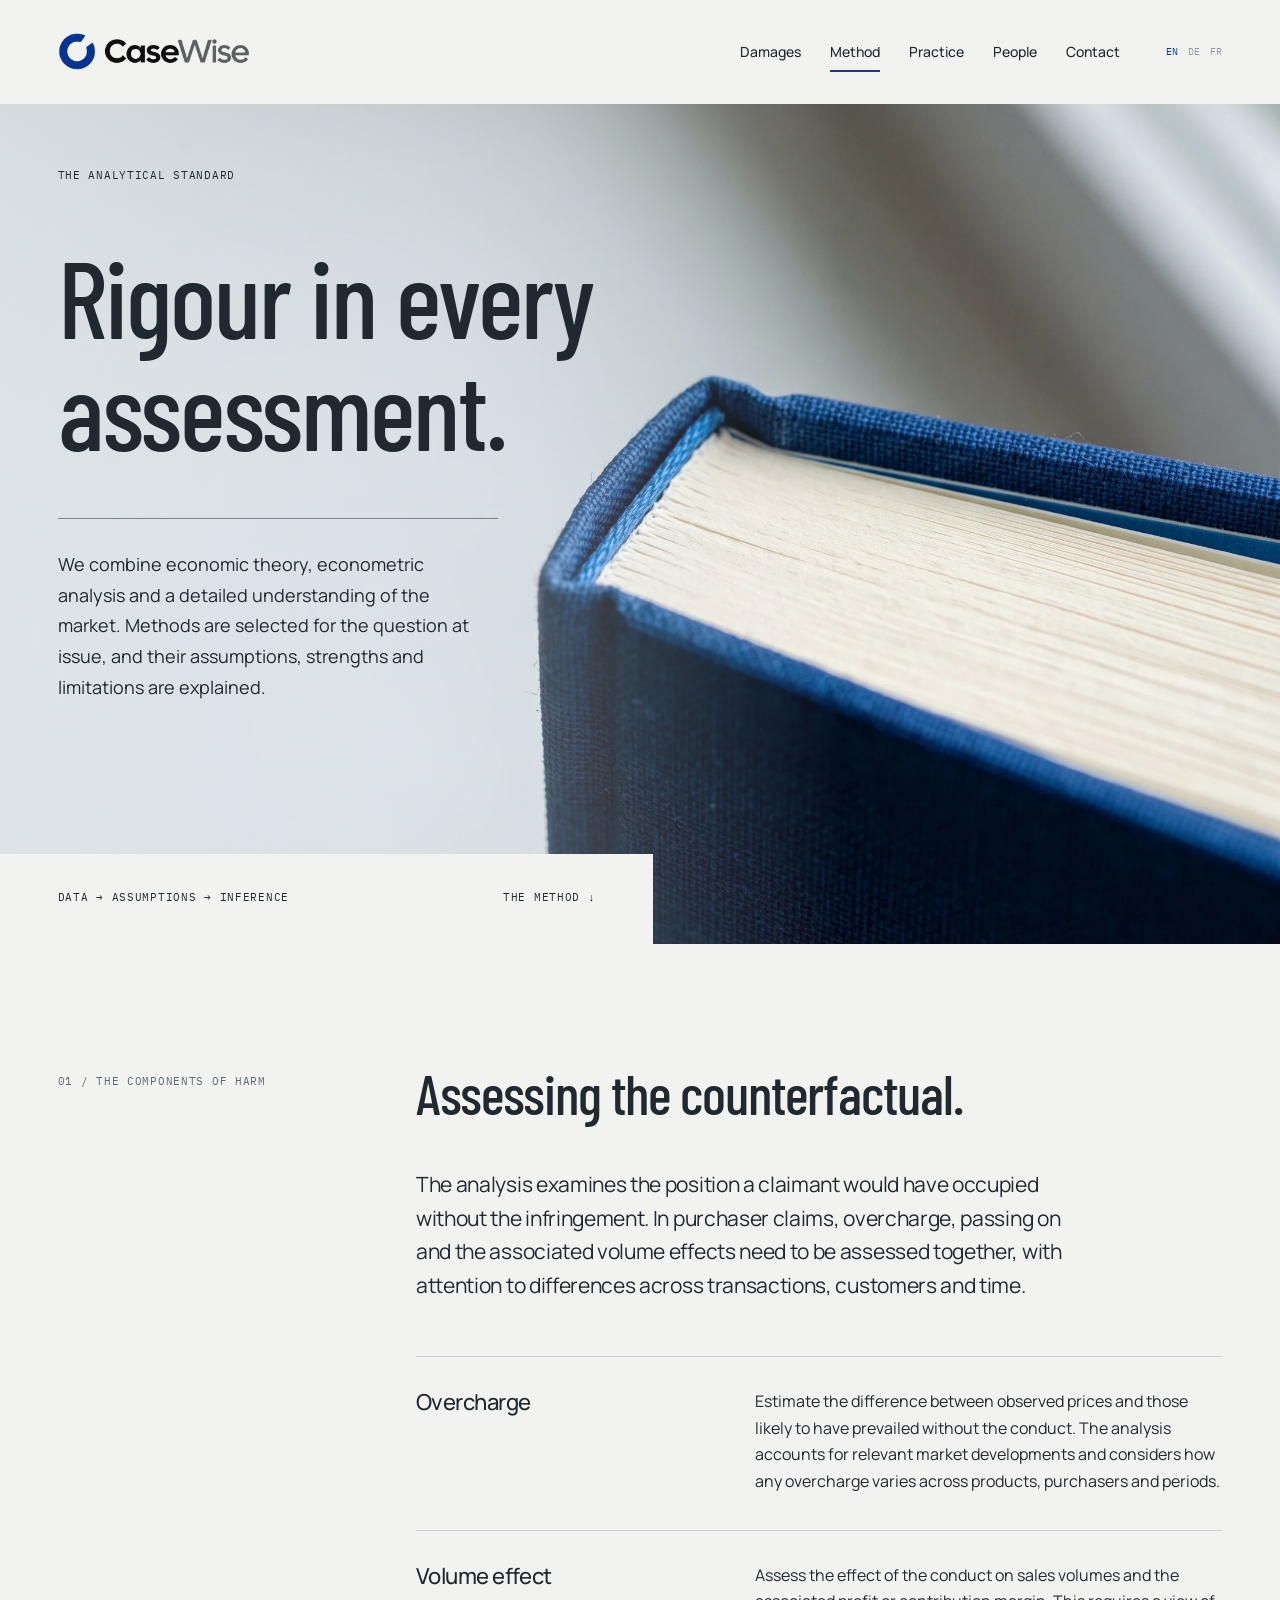
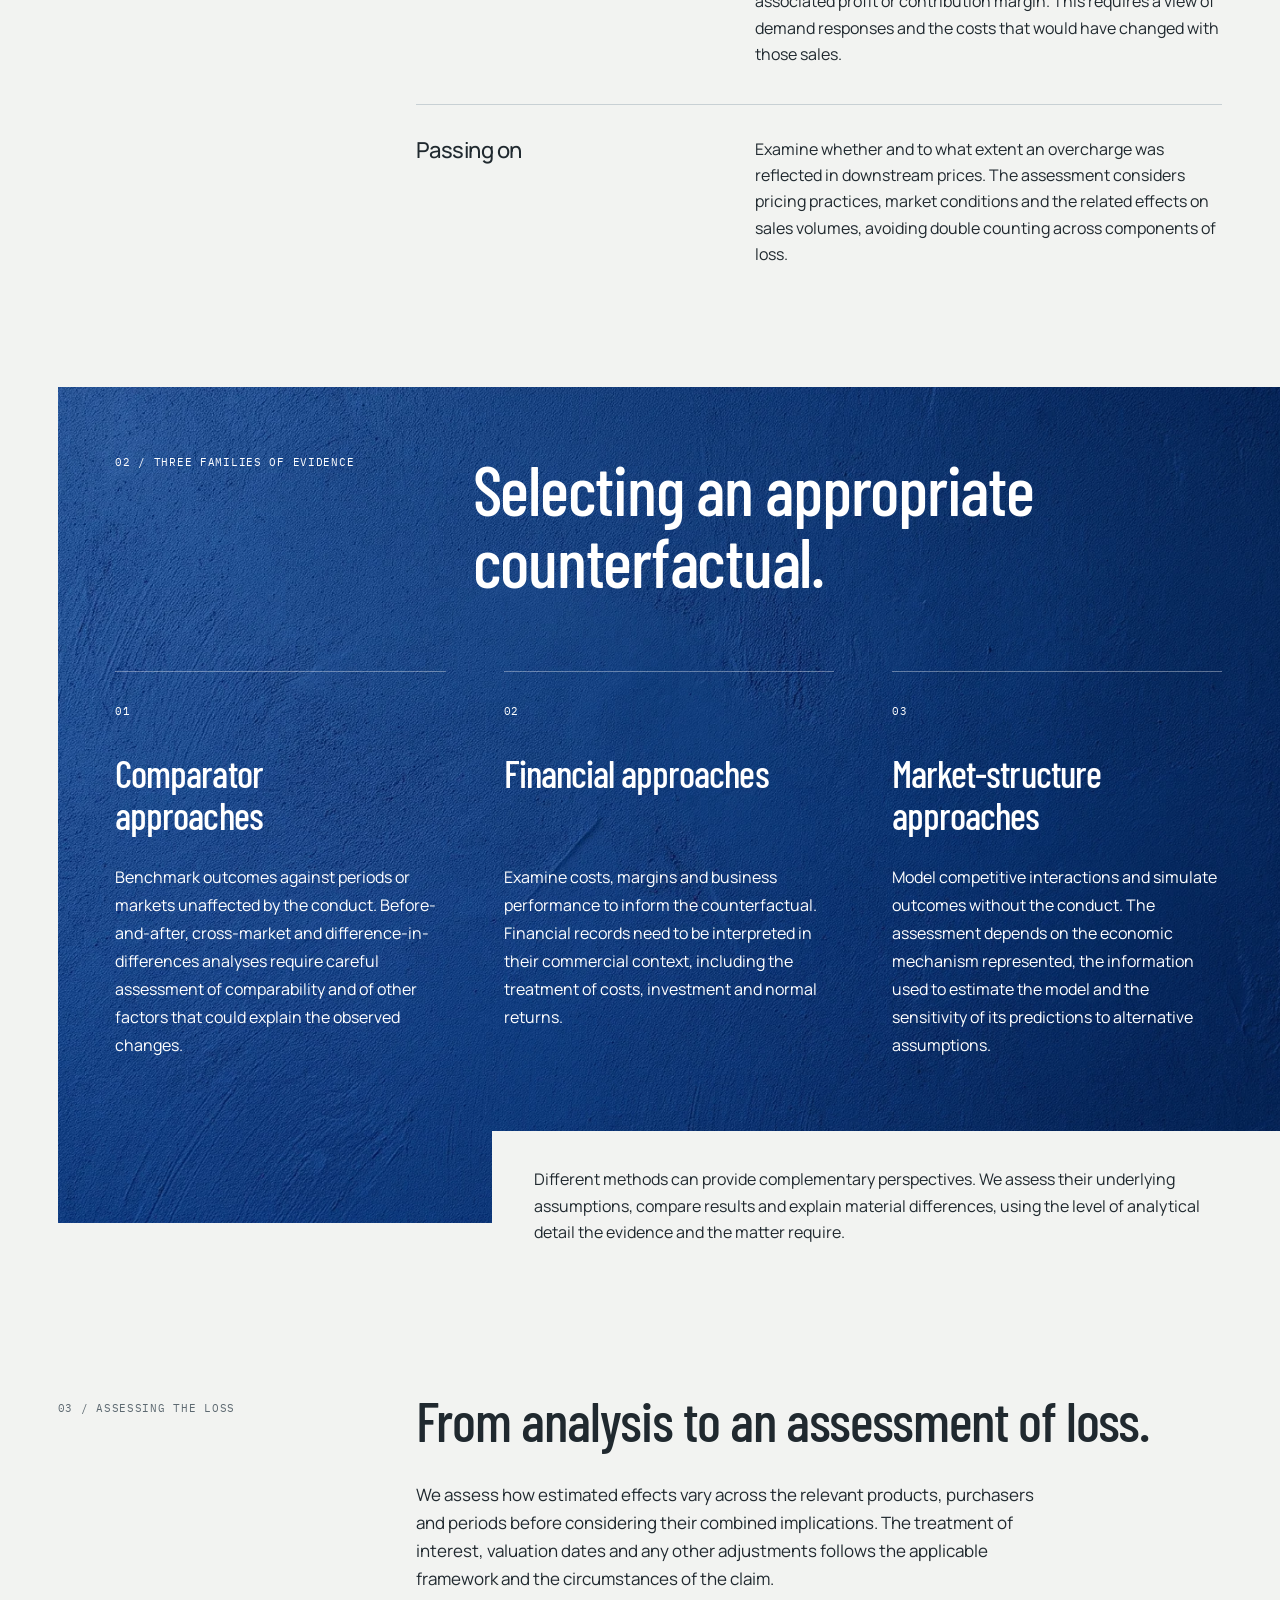
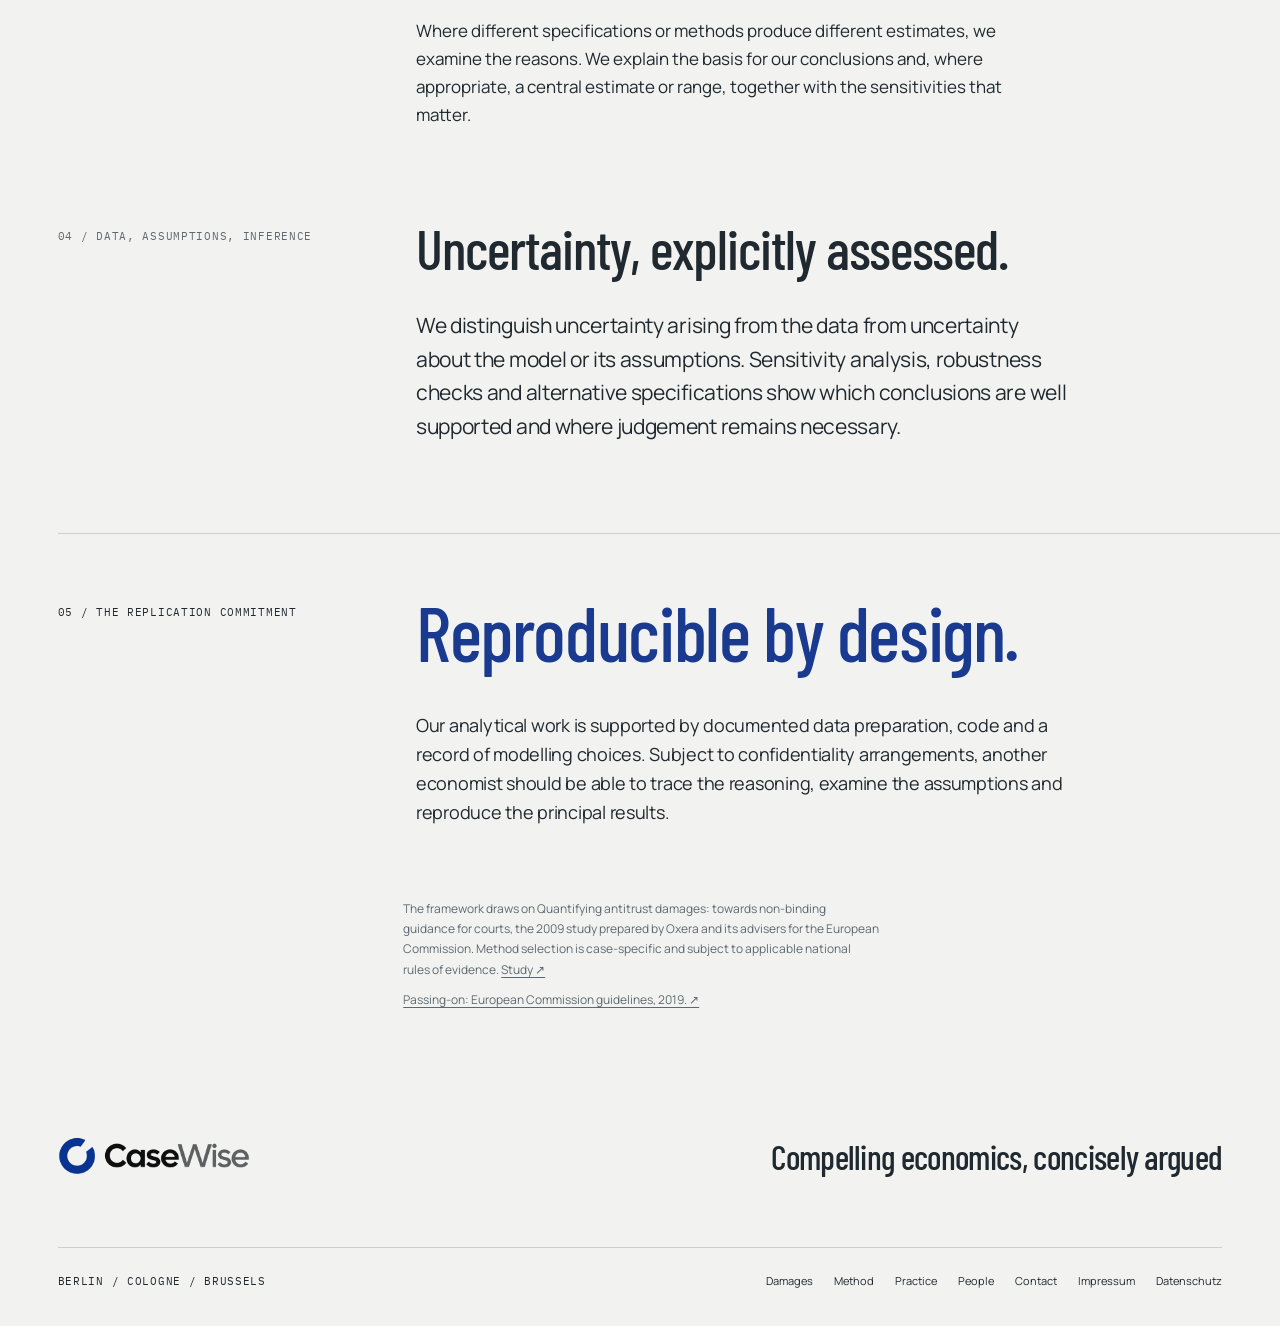
<file: method/index.html>
<!doctype html><html lang="en"><head><meta charset="utf-8"><meta name="viewport" content="width=device-width,initial-scale=1"><meta name="color-scheme" content="light"><title>Method — CaseWise</title><meta name="description" content="We combine economic theory, econometric analysis and a detailed understanding of the market. Methods are selected for the question at issue, and their assumptions, strengths and limitations are explained."><meta name="robots" content="noindex,nofollow"><meta property="og:title" content="Method — CaseWise"><meta property="og:description" content="We combine economic theory, econometric analysis and a detailed understanding of the market. Methods are selected for the question at issue, and their assumptions, strengths and limitations are explained."><meta property="og:type" content="website"><link rel="icon" href="data:image/svg+xml,%3Csvg%20xmlns%3D%22http%3A%2F%2Fwww.w3.org%2F2000%2Fsvg%22%20viewBox%3D%220%200%2032%2032%22%3E%3Cpath%20d%3D%22M24%205A13%2013%200%201%200%2027%209L22%2013A7%207%200%201%201%2020%2010Z%22%20fill%3D%22%231a3a8f%22%2F%3E%3C%2Fsvg%3E" type="image/svg+xml"><link rel="preload" href="../assets/fonts/display.woff2" as="font" type="font/woff2" crossorigin><link rel="preload" href="../assets/fonts/body.woff2" as="font" type="font/woff2" crossorigin><link rel="stylesheet" href="../assets/site.css?v=2"><script src="../assets/site.js?v=2" defer></script></head><body class="route-method"><a class="skip-link" href="#main">Skip to content</a><header class="site-header"><a class="brand" href="../" aria-label="CaseWise home"><img src="../assets/logo-light.webp" alt="CaseWise" width="768" height="512"></a><nav class="desktop-nav" aria-label="Main"><a href="../damages/" >Damages</a><a href="../method/" aria-current="page">Method</a><a href="../practice/" >Practice</a><a href="../people/" >People</a><a href="../contact/" >Contact</a></nav><div class="languages" role="group" aria-label="Language"><span lang="en" aria-current="true">EN</span><button type="button" lang="de" disabled title="Translation forthcoming">DE</button><button type="button" lang="fr" disabled title="Translation forthcoming">FR</button></div><details class="mobile-menu"><summary>Menu</summary><nav aria-label="Mobile"><a href="../damages/" >Damages</a><a href="../method/" aria-current="page">Method</a><a href="../practice/" >Practice</a><a href="../people/" >People</a><a href="../contact/" >Contact</a></nav></details></header><main id="main">
<div class="method-opening"><section class="page-hero paper photo-hero"><img class="field-image" src="../assets/blue-book.webp" alt="" fetchpriority="high" decoding="async" width="2200" height="1476"><div class="page-hero-copy"><p class="micro hero-label">The analytical standard</p><h1 class="page-title">Rigour in every assessment.</h1><div class="hero-rule"></div><p class="hero-intro">We combine economic theory, econometric analysis and a detailed understanding of the market. Methods are selected for the question at issue, and their assumptions, strengths and limitations are explained.</p></div></section><div class="method-caption micro"><span>Data → assumptions → inference</span><a href="#measured">The method <span aria-hidden="true">↓</span></a></div></div>
<section class="paper-section" id="measured"><aside class="micro">01 / The components of harm</aside><div class="section-content"><h2 class="reveal">Assessing the counterfactual.</h2><p class="lead reveal">The analysis examines the position a claimant would have occupied without the infringement. In purchaser claims, overcharge, passing on and the associated volume effects need to be assessed together, with attention to differences across transactions, customers and time.</p><div class="rows"><article class="editorial-row reveal"><h3>Overcharge</h3><p>Estimate the difference between observed prices and those likely to have prevailed without the conduct. The analysis accounts for relevant market developments and considers how any overcharge varies across products, purchasers and periods.</p></article><article class="editorial-row reveal"><h3>Volume effect</h3><p>Assess the effect of the conduct on sales volumes and the associated profit or contribution margin. This requires a view of demand responses and the costs that would have changed with those sales.</p></article><article class="editorial-row reveal"><h3>Passing on</h3><p>Examine whether and to what extent an overcharge was reflected in downstream prices. The assessment considers pricing practices, market conditions and the related effects on sales volumes, avoiding double counting across components of loss.</p></article></div></div></section>
<section class="evidence material-feature"><img class="field-image" src="../assets/blue-plaster.webp" alt="" loading="lazy" decoding="async" width="2200" height="933"><div class="evidence-heading"><p class="micro">02 / Three families of evidence</p><h2 class="reveal">Selecting an appropriate counterfactual.</h2></div><div class="evidence-columns"><article class="reveal"><span class="micro">01</span><h3>Comparator approaches</h3><p>Benchmark outcomes against periods or markets unaffected by the conduct. Before-and-after, cross-market and difference-in-differences analyses require careful assessment of comparability and of other factors that could explain the observed changes.</p></article><article class="reveal"><span class="micro">02</span><h3>Financial approaches</h3><p>Examine costs, margins and business performance to inform the counterfactual. Financial records need to be interpreted in their commercial context, including the treatment of costs, investment and normal returns.</p></article><article class="reveal"><span class="micro">03</span><h3>Market-structure approaches</h3><p>Model competitive interactions and simulate outcomes without the conduct. The assessment depends on the economic mechanism represented, the information used to estimate the model and the sensitivity of its predictions to alternative assumptions.</p></article></div><p class="evidence-note">Different methods can provide complementary perspectives. We assess their underlying assumptions, compare results and explain material differences, using the level of analytical detail the evidence and the matter require.</p></section>
<div class="method-conclusions"><section class="paper-section "><aside class="micro">03 / Assessing the loss</aside><div class="section-content"><h2 class="reveal">From analysis to an assessment of loss.</h2><div class="reading-copy reveal"><p class="">We assess how estimated effects vary across the relevant products, purchasers and periods before considering their combined implications. The treatment of interest, valuation dates and any other adjustments follows the applicable framework and the circumstances of the claim.</p><p class="">Where different specifications or methods produce different estimates, we examine the reasons. We explain the basis for our conclusions and, where appropriate, a central estimate or range, together with the sensitivities that matter.</p></div></div></section><section class="paper-section "><aside class="micro">04 / Data, assumptions, inference</aside><div class="section-content"><h2 class="reveal">Uncertainty, explicitly assessed.</h2><p class="lead reveal">We distinguish uncertainty arising from the data from uncertainty about the model or its assumptions. Sensitivity analysis, robustness checks and alternative specifications show which conclusions are well supported and where judgement remains necessary.</p></div></section></div>
<section class="replication"><p class="micro">05 / The replication commitment</p><h2 class="reveal">Reproducible by design.</h2><p class="lead reveal">Our analytical work is supported by documented data preparation, code and a record of modelling choices. Subject to confidentiality arrangements, another economist should be able to trace the reasoning, examine the assumptions and reproduce the principal results.</p></section><div class="footnote"><p>The framework draws on Quantifying antitrust damages: towards non-binding guidance for courts, the 2009 study prepared by Oxera and its advisers for the European Commission. Method selection is case-specific and subject to applicable national rules of evidence. <a href="https://op.europa.eu/en/publication-detail/-/publication/fc667387-4658-48de-aa44-0f9b0dd3327d" target="_blank" rel="noopener noreferrer">Study ↗</a></p><p><a href="https://eur-lex.europa.eu/legal-content/EN/TXT/?uri=CELEX%3A52019XC0809%2801%29" target="_blank" rel="noopener noreferrer">Passing-on: European Commission guidelines, 2019. ↗</a></p></div></main><footer class="site-footer"><div class="footer-top"><a class="brand" href="../" aria-label="CaseWise home"><img src="../assets/logo-light.webp" alt="CaseWise" width="768" height="512" loading="lazy"></a><p class="footer-slogan">Compelling economics, concisely argued</p></div><div class="footer-bottom"><p class="micro">BERLIN / COLOGNE / BRUSSELS</p><nav aria-label="Footer"><a href="../damages/">Damages</a><a href="../method/">Method</a><a href="../practice/">Practice</a><a href="../people/">People</a><a href="../contact/">Contact</a><a href="../impressum/">Impressum</a><a href="../datenschutz/">Datenschutz</a></nav></div></footer></body></html>
</file>
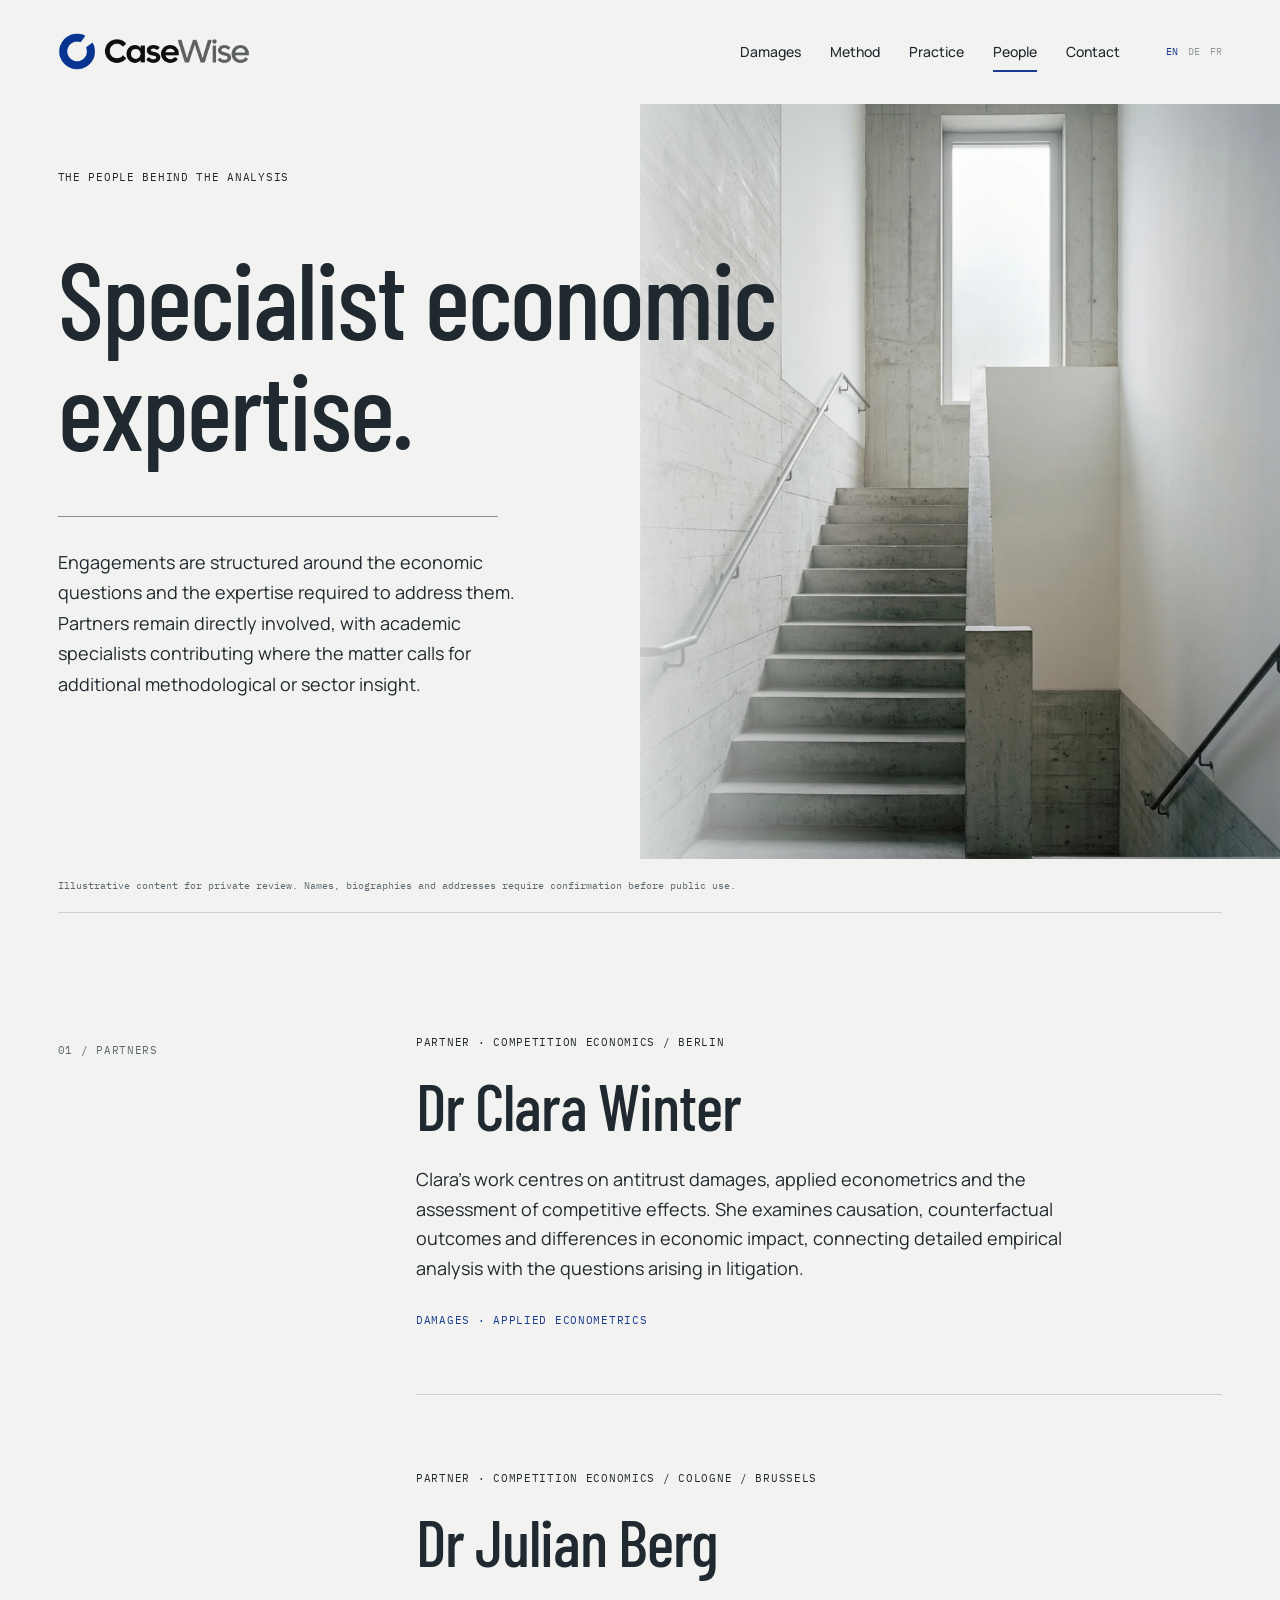
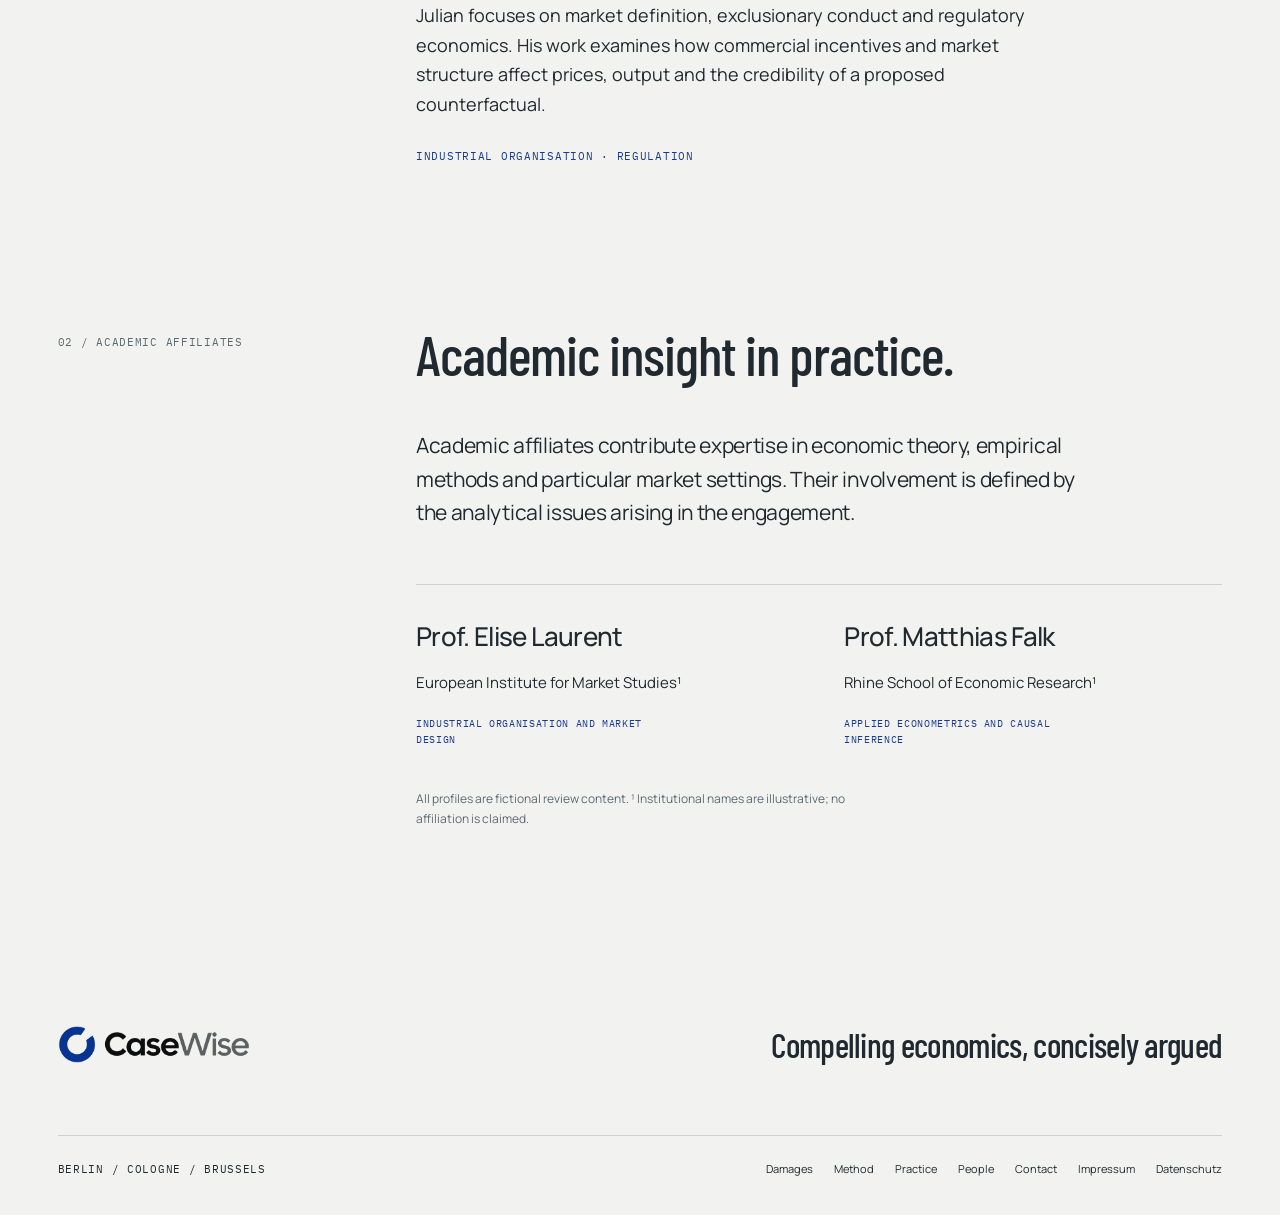
<file: people/index.html>
<!doctype html><html lang="en"><head><meta charset="utf-8"><meta name="viewport" content="width=device-width,initial-scale=1"><meta name="color-scheme" content="light"><title>People — CaseWise</title><meta name="description" content="Engagements are structured around the economic questions and the expertise required to address them. Partners remain directly involved, with academic specialists contributing where the matter calls for additional methodological or sector insight."><meta name="robots" content="noindex,nofollow"><meta property="og:title" content="People — CaseWise"><meta property="og:description" content="Engagements are structured around the economic questions and the expertise required to address them. Partners remain directly involved, with academic specialists contributing where the matter calls for additional methodological or sector insight."><meta property="og:type" content="website"><link rel="icon" href="data:image/svg+xml,%3Csvg%20xmlns%3D%22http%3A%2F%2Fwww.w3.org%2F2000%2Fsvg%22%20viewBox%3D%220%200%2032%2032%22%3E%3Cpath%20d%3D%22M24%205A13%2013%200%201%200%2027%209L22%2013A7%207%200%201%201%2020%2010Z%22%20fill%3D%22%231a3a8f%22%2F%3E%3C%2Fsvg%3E" type="image/svg+xml"><link rel="preload" href="../assets/fonts/display.woff2" as="font" type="font/woff2" crossorigin><link rel="preload" href="../assets/fonts/body.woff2" as="font" type="font/woff2" crossorigin><link rel="stylesheet" href="../assets/site.css?v=2"><script src="../assets/site.js?v=2" defer></script></head><body class="route-people"><a class="skip-link" href="#main">Skip to content</a><header class="site-header"><a class="brand" href="../" aria-label="CaseWise home"><img src="../assets/logo-light.webp" alt="CaseWise" width="768" height="512"></a><nav class="desktop-nav" aria-label="Main"><a href="../damages/" >Damages</a><a href="../method/" >Method</a><a href="../practice/" >Practice</a><a href="../people/" aria-current="page">People</a><a href="../contact/" >Contact</a></nav><div class="languages" role="group" aria-label="Language"><span lang="en" aria-current="true">EN</span><button type="button" lang="de" disabled title="Translation forthcoming">DE</button><button type="button" lang="fr" disabled title="Translation forthcoming">FR</button></div><details class="mobile-menu"><summary>Menu</summary><nav aria-label="Mobile"><a href="../damages/" >Damages</a><a href="../method/" >Method</a><a href="../practice/" >Practice</a><a href="../people/" aria-current="page">People</a><a href="../contact/" >Contact</a></nav></details></header><main id="main"><section class="page-hero paper photo-hero"><img class="field-image" src="../assets/stairs.webp" alt="" fetchpriority="high" decoding="async" width="928" height="1152"><div class="page-hero-copy"><p class="micro hero-label">The people behind the analysis</p><h1 class="page-title">Specialist economic expertise.</h1><div class="hero-rule"></div><p class="hero-intro">Engagements are structured around the economic questions and the expertise required to address them. Partners remain directly involved, with academic specialists contributing where the matter calls for additional methodological or sector insight.</p></div></section><p class="review-notice">Illustrative content for private review. Names, biographies and addresses require confirmation before public use.</p><section class="paper-section "><aside class="micro">01 / Partners</aside><div class="section-content"><article class="profile reveal"><p class="micro">Partner · Competition economics / Berlin</p><h2>Dr Clara Winter</h2><p>Clara’s work centres on antitrust damages, applied econometrics and the assessment of competitive effects. She examines causation, counterfactual outcomes and differences in economic impact, connecting detailed empirical analysis with the questions arising in litigation.</p><p class="profile-field micro">Damages · Applied econometrics</p></article><article class="profile reveal"><p class="micro">Partner · Competition economics / Cologne / Brussels</p><h2>Dr Julian Berg</h2><p>Julian focuses on market definition, exclusionary conduct and regulatory economics. His work examines how commercial incentives and market structure affect prices, output and the credibility of a proposed counterfactual.</p><p class="profile-field micro">Industrial organisation · Regulation</p></article></div></section><section class="paper-section muted-section"><aside class="micro">02 / Academic affiliates</aside><div class="section-content"><h2 class="reveal">Academic insight in practice.</h2><p class="lead reveal">Academic affiliates contribute expertise in economic theory, empirical methods and particular market settings. Their involvement is defined by the analytical issues arising in the engagement.</p><div class="affiliates"><article class="affiliate reveal"><h3>Prof. Elise Laurent</h3><p>European Institute for Market Studies¹</p><p class="micro">Industrial organisation and market design</p></article><article class="affiliate reveal"><h3>Prof. Matthias Falk</h3><p>Rhine School of Economic Research¹</p><p class="micro">Applied econometrics and causal inference</p></article></div><p class="fine-print">All profiles are fictional review content. ¹ Institutional names are illustrative; no affiliation is claimed.</p></div></section></main><footer class="site-footer"><div class="footer-top"><a class="brand" href="../" aria-label="CaseWise home"><img src="../assets/logo-light.webp" alt="CaseWise" width="768" height="512" loading="lazy"></a><p class="footer-slogan">Compelling economics, concisely argued</p></div><div class="footer-bottom"><p class="micro">BERLIN / COLOGNE / BRUSSELS</p><nav aria-label="Footer"><a href="../damages/">Damages</a><a href="../method/">Method</a><a href="../practice/">Practice</a><a href="../people/">People</a><a href="../contact/">Contact</a><a href="../impressum/">Impressum</a><a href="../datenschutz/">Datenschutz</a></nav></div></footer></body></html>
</file>
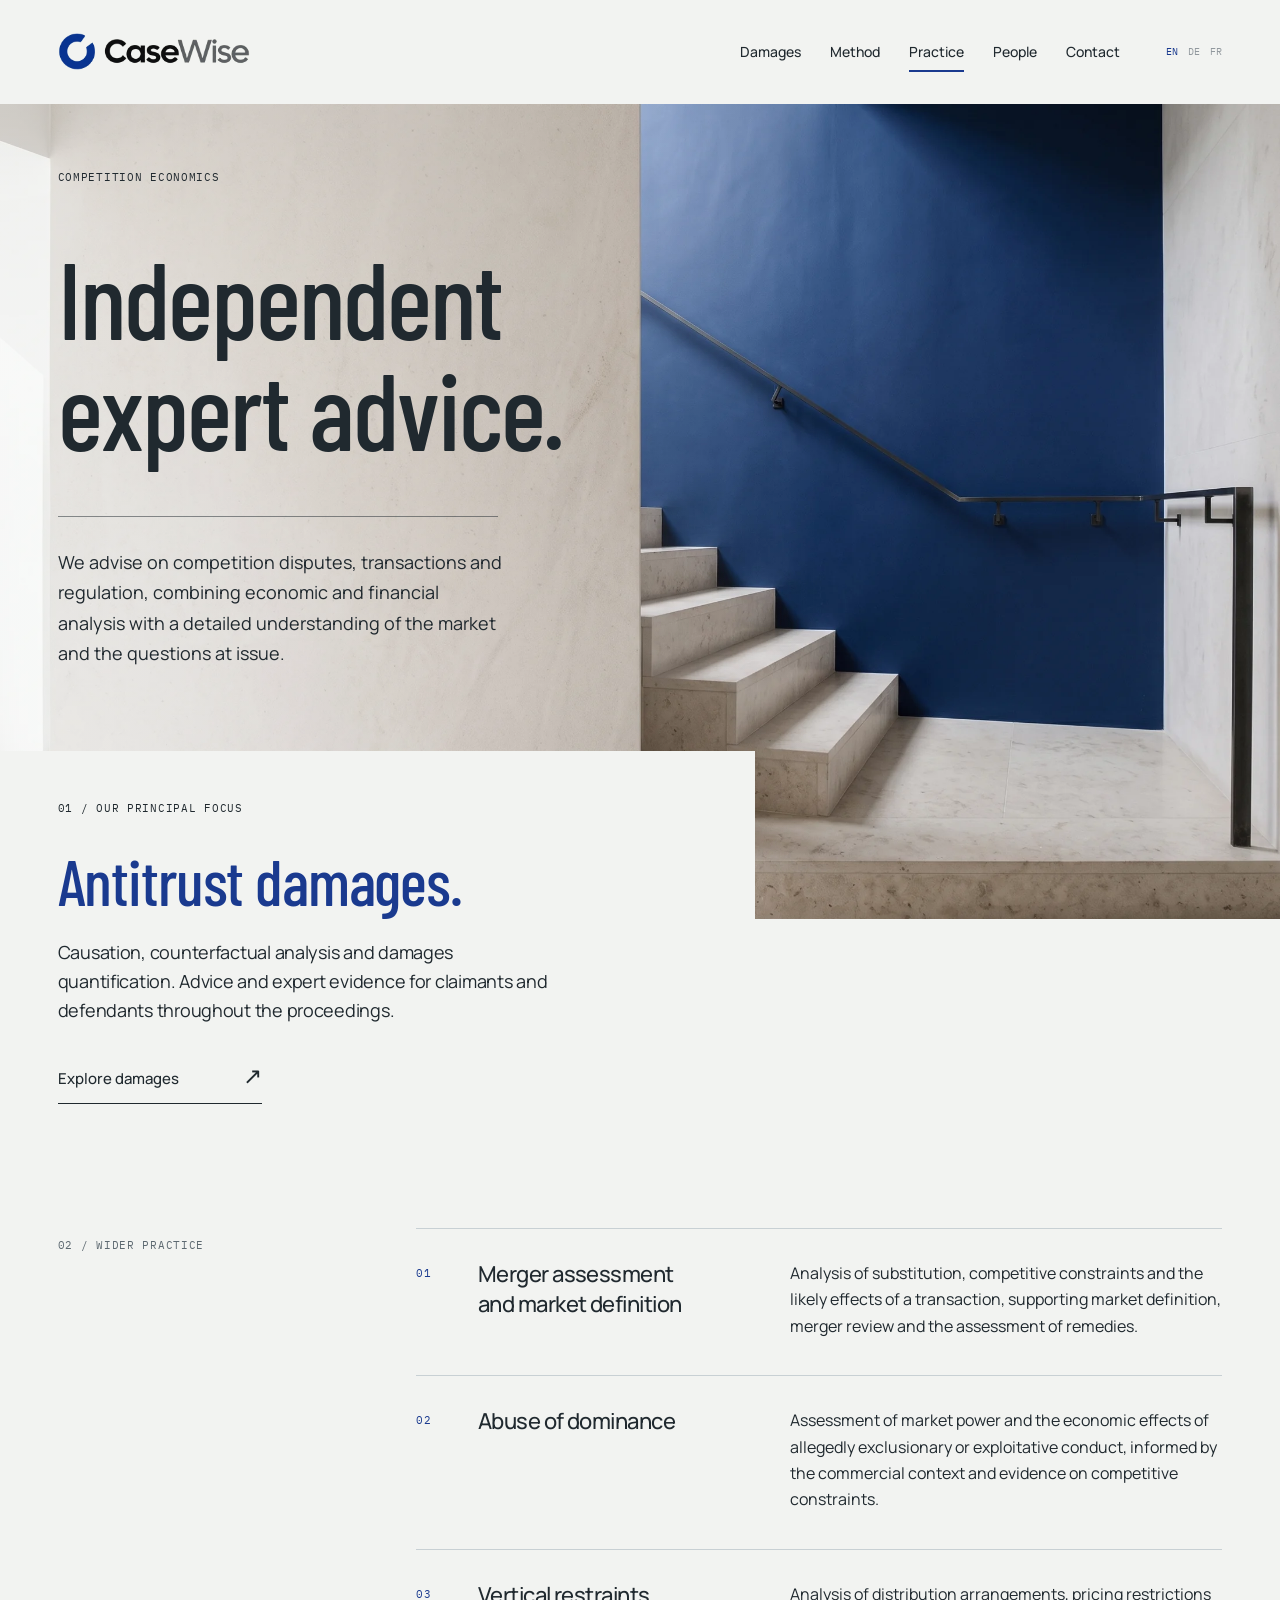
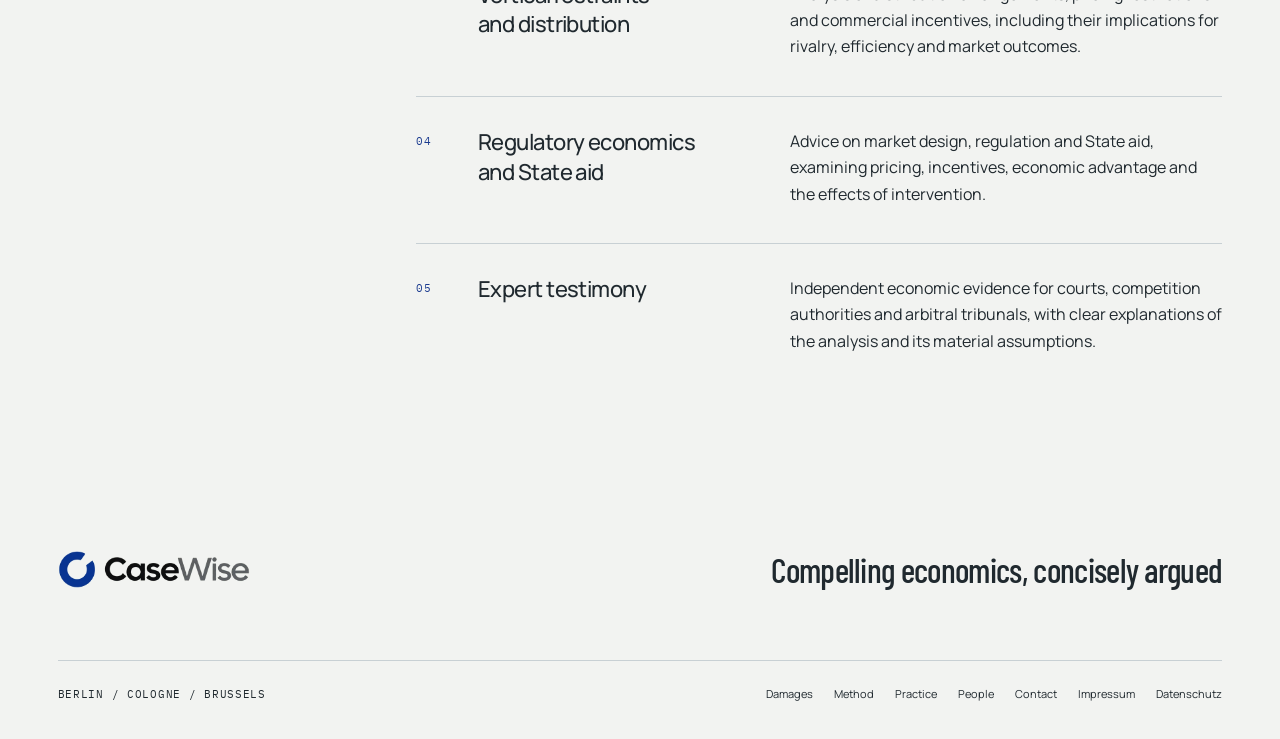
<file: practice/index.html>
<!doctype html><html lang="en"><head><meta charset="utf-8"><meta name="viewport" content="width=device-width,initial-scale=1"><meta name="color-scheme" content="light"><title>Practice — CaseWise</title><meta name="description" content="We advise on competition disputes, transactions and regulation, combining economic and financial analysis with a detailed understanding of the market and the questions at issue."><meta name="robots" content="noindex,nofollow"><meta property="og:title" content="Practice — CaseWise"><meta property="og:description" content="We advise on competition disputes, transactions and regulation, combining economic and financial analysis with a detailed understanding of the market and the questions at issue."><meta property="og:type" content="website"><link rel="icon" href="data:image/svg+xml,%3Csvg%20xmlns%3D%22http%3A%2F%2Fwww.w3.org%2F2000%2Fsvg%22%20viewBox%3D%220%200%2032%2032%22%3E%3Cpath%20d%3D%22M24%205A13%2013%200%201%200%2027%209L22%2013A7%207%200%201%201%2020%2010Z%22%20fill%3D%22%231a3a8f%22%2F%3E%3C%2Fsvg%3E" type="image/svg+xml"><link rel="preload" href="../assets/fonts/display.woff2" as="font" type="font/woff2" crossorigin><link rel="preload" href="../assets/fonts/body.woff2" as="font" type="font/woff2" crossorigin><link rel="stylesheet" href="../assets/site.css?v=2"><script src="../assets/site.js?v=2" defer></script></head><body class="route-practice"><a class="skip-link" href="#main">Skip to content</a><header class="site-header"><a class="brand" href="../" aria-label="CaseWise home"><img src="../assets/logo-light.webp" alt="CaseWise" width="768" height="512"></a><nav class="desktop-nav" aria-label="Main"><a href="../damages/" >Damages</a><a href="../method/" >Method</a><a href="../practice/" aria-current="page">Practice</a><a href="../people/" >People</a><a href="../contact/" >Contact</a></nav><div class="languages" role="group" aria-label="Language"><span lang="en" aria-current="true">EN</span><button type="button" lang="de" disabled title="Translation forthcoming">DE</button><button type="button" lang="fr" disabled title="Translation forthcoming">FR</button></div><details class="mobile-menu"><summary>Menu</summary><nav aria-label="Mobile"><a href="../damages/" >Damages</a><a href="../method/" >Method</a><a href="../practice/" aria-current="page">Practice</a><a href="../people/" >People</a><a href="../contact/" >Contact</a></nav></details></header><main id="main">
<div class="practice-opening"><section class="page-hero paper photo-hero"><img class="field-image" src="../assets/blue-stairs.webp" alt="" fetchpriority="high" decoding="async" width="2200" height="1476"><div class="page-hero-copy"><p class="micro hero-label">Competition economics</p><h1 class="page-title">Independent expert advice.</h1><div class="hero-rule"></div><p class="hero-intro">We advise on competition disputes, transactions and regulation, combining economic and financial analysis with a detailed understanding of the market and the questions at issue.</p></div></section><section class="practice-flagship"><p class="micro">01 / Our principal focus</p><h2 class="reveal">Antitrust damages.</h2><p class="lead reveal">Causation, counterfactual analysis and damages quantification. Advice and expert evidence for claimants and defendants throughout the proceedings.</p><a class="text-link " href="../damages/">Explore damages<span aria-hidden="true">↗</span></a></section></div>
<section class="paper-section practice-services"><aside class="micro">02 / Wider practice</aside><div class="section-content"><div class="rows"><article class="editorial-row reveal"><span class="micro row-num">01</span><h3>Merger assessment and market definition</h3><p>Analysis of substitution, competitive constraints and the likely effects of a transaction, supporting market definition, merger review and the assessment of remedies.</p></article><article class="editorial-row reveal"><span class="micro row-num">02</span><h3>Abuse of dominance</h3><p>Assessment of market power and the economic effects of allegedly exclusionary or exploitative conduct, informed by the commercial context and evidence on competitive constraints.</p></article><article class="editorial-row reveal"><span class="micro row-num">03</span><h3>Vertical restraints and distribution</h3><p>Analysis of distribution arrangements, pricing restrictions and commercial incentives, including their implications for rivalry, efficiency and market outcomes.</p></article><article class="editorial-row reveal"><span class="micro row-num">04</span><h3>Regulatory economics and State aid</h3><p>Advice on market design, regulation and State aid, examining pricing, incentives, economic advantage and the effects of intervention.</p></article><article class="editorial-row reveal"><span class="micro row-num">05</span><h3>Expert testimony</h3><p>Independent economic evidence for courts, competition authorities and arbitral tribunals, with clear explanations of the analysis and its material assumptions.</p></article></div></div></section></main><footer class="site-footer"><div class="footer-top"><a class="brand" href="../" aria-label="CaseWise home"><img src="../assets/logo-light.webp" alt="CaseWise" width="768" height="512" loading="lazy"></a><p class="footer-slogan">Compelling economics, concisely argued</p></div><div class="footer-bottom"><p class="micro">BERLIN / COLOGNE / BRUSSELS</p><nav aria-label="Footer"><a href="../damages/">Damages</a><a href="../method/">Method</a><a href="../practice/">Practice</a><a href="../people/">People</a><a href="../contact/">Contact</a><a href="../impressum/">Impressum</a><a href="../datenschutz/">Datenschutz</a></nav></div></footer></body></html>
</file>
<file: assets/site.css>
@font-face{font-family:Display;src:url('fonts/display.woff2') format('woff2');font-weight:500;font-display:swap}
@font-face{font-family:Body;src:url('fonts/body.woff2') format('woff2');font-weight:200 800;font-display:swap}
@font-face{font-family:Micro;src:url('fonts/mono.woff2') format('woff2');font-weight:400;font-display:swap}
:root{--paper:#F2F3F1;--ink:#20292F;--blue:#1A3A8F;--mist:#E5EAEC;--mineral:#CBD6DD;--muted:#5D6971;--line:#C8D0D4;--pad:clamp(40px,4.5vw,88px);--ease:cubic-bezier(.22,.61,.36,1)}
*{box-sizing:border-box}html{scroll-behavior:smooth;scroll-padding-top:40px}body{margin:0;background:var(--paper);color:var(--ink);font-family:Body,sans-serif;font-size:17px;line-height:1.65;-webkit-font-smoothing:antialiased}a{color:inherit;text-decoration:none}button{font:inherit}img{display:block;max-width:100%}figure,p,h1,h2,h3,ul{margin:0}h1,h2{font-family:Display,sans-serif;font-weight:500;line-height:1.03;letter-spacing:-.018em;text-wrap:balance}h1{font-size:clamp(88px,8.4vw,136px)}h2{font-size:clamp(48px,4.4vw,68px)}h3{font-size:22px;font-weight:500;line-height:1.35;letter-spacing:-.025em;text-wrap:balance}p{max-width:68ch}.micro{font-family:Micro,monospace;font-size:11px;line-height:1.65;font-weight:400;letter-spacing:.065em;text-transform:uppercase}.lead{font-size:21px;line-height:1.6;letter-spacing:-.015em;max-width:660px}.fine-print,.footnote{font-size:12px;line-height:1.7;color:var(--muted)}::selection{background:var(--blue);color:white}:focus-visible{outline:2px solid var(--blue);outline-offset:7px}.skip-link{position:absolute;left:20px;top:-60px;z-index:10;background:var(--paper);padding:8px 16px}.skip-link:focus{top:12px}.text-link{display:inline-flex;align-items:baseline;justify-content:space-between;gap:64px;padding:12px 0 10px;border-bottom:1px solid currentColor;font-size:15px;font-weight:500;line-height:1.5}.text-link span{font-size:23px;transition:transform .4s var(--ease)}.text-link:hover span{transform:translate(3px,-3px)}.text-link:hover{color:var(--blue)}
/* The supplied wordmark is framed in full; its canvas blends into the paper. */
.brand{position:relative;display:block;width:196px;height:43px;overflow:hidden;flex-shrink:0}.brand img{position:absolute;width:254px;max-width:none;height:169.333px;left:-31px;top:-62px;mix-blend-mode:multiply;filter:contrast(1.12)}
.site-header{height:104px;display:flex;align-items:center;gap:46px;padding:0 var(--pad);background:var(--paper);position:relative;z-index:5}.desktop-nav{display:flex;gap:29px;margin-left:auto;font-size:14px;font-weight:500}.desktop-nav a{position:relative;padding:11px 0}.desktop-nav a:after{content:'';position:absolute;bottom:3px;left:0;height:2px;width:100%;background:var(--blue);transform:scaleX(0);transform-origin:left;transition:transform .3s var(--ease)}.desktop-nav a[aria-current]:after,.desktop-nav a:hover:after{transform:scaleX(1)}.languages{display:flex;gap:10px;align-items:center;font-family:Micro,monospace;font-size:10px;letter-spacing:.04em}.languages button{padding:0;background:transparent;border:0;font-size:inherit;color:#92999e;cursor:not-allowed}.languages [aria-current]{color:var(--blue)}.mobile-menu{display:none}
.site-footer{padding:68px var(--pad) 36px;background:var(--paper)}.footer-top{display:flex;align-items:center;justify-content:space-between;padding-bottom:62px}.footer-slogan{font-family:Display,sans-serif;font-size:34px;letter-spacing:-.02em}.footer-bottom{padding-top:24px;border-top:1px solid var(--line);display:flex;justify-content:space-between;align-items:baseline;gap:32px}.footer-bottom nav{display:flex;gap:21px;font-size:11px}.footer-bottom a:hover{color:var(--blue)}
.field-image{position:absolute;inset:0;width:100%;height:100%;object-fit:cover;z-index:0}.hero-rule{height:1px;background:currentColor;transform-origin:left;opacity:.5}.hero-label{margin-bottom:56px}.hero-intro{font-size:18px;line-height:1.7;max-width:620px}.page-hero{position:relative;min-height:655px;padding:64px var(--pad) 82px}.page-hero-copy{position:relative;z-index:1}.page-title{max-width:1050px;margin-bottom:52px}.page-hero .hero-rule{max-width:710px}.page-hero .hero-intro{margin:30px 0 0 29%;max-width:615px}.page-hero.photo-hero{min-height:770px}.photo-hero:after{content:'';position:absolute;inset:0;background:linear-gradient(90deg,rgba(242,243,241,.83),rgba(242,243,241,.1) 64%,transparent)}.photo-hero .page-hero-copy{max-width:57%}.photo-hero .hero-intro{margin-left:0;max-width:440px}.photo-hero .page-title{max-width:680px}.photo-hero .hero-rule{max-width:440px}
.paper-section{padding:120px var(--pad);display:grid;grid-template-columns:1fr 3fr;gap:7vw}.paper-section>aside{padding-top:8px;color:var(--muted)}.section-content{min-width:0}.section-content>h2{max-width:760px;margin-bottom:46px}.section-content>.lead{margin-bottom:54px}.marginal-note{display:block;max-width:160px;margin-top:160px;color:var(--blue)}.reading-copy{max-width:630px}.reading-copy p+p{margin-top:24px}.editorial-row{display:grid;grid-template-columns:1fr 1.55fr;gap:38px;padding:31px 0 36px;border-top:1px solid var(--line)}.editorial-row p{font-size:16px}.editorial-row:has(.row-num){grid-template-columns:38px 1fr 1.5fr;gap:24px}.row-num{color:var(--blue);padding-top:4px}.rows>.editorial-row:last-child{padding-bottom:0}.page-contents{margin-top:110px;display:grid;max-width:205px}.page-contents a{padding:14px 0;border-top:1px solid var(--line);display:flex;justify-content:space-between}.page-contents a:hover{color:var(--blue)}
/* Home: a large photographic statement, then a sustained paper ground. */
.home-hero{position:relative;min-height:calc(100svh - 104px);height:790px;max-height:1020px;overflow:hidden;color:var(--paper);--crop:1}.hero-image{position:absolute;width:100%;height:100%;object-fit:cover;object-position:50% 45%;transform:scale(var(--crop));transform-origin:50% 50%;will-change:transform}.home-hero:after{content:'';position:absolute;inset:0;background:linear-gradient(0deg,rgba(12,23,35,.3),transparent 68%),linear-gradient(90deg,rgba(12,23,35,.66),rgba(12,23,35,.4) 65%,rgba(12,23,35,.24))}.hero-copy{position:relative;z-index:1;min-height:inherit;height:100%;padding:50px var(--pad) 45px;display:flex;flex-direction:column;justify-content:flex-end}.home-label{position:absolute;top:48px;left:var(--pad)}.home-hero h1{font-size:clamp(100px,10vw,160px);max-width:1220px;line-height:.98;margin-bottom:50px;letter-spacing:-.015em}.hero-bottom{display:flex;justify-content:space-between;align-items:center;margin-top:25px}.home-hero .text-link{border-bottom:0;padding:0}.home-hero .text-link:hover{color:white}.argument h2{font-size:clamp(56px,5.4vw,84px);max-width:810px}.argument .lead{max-width:600px}.argument .reading-copy{margin-left:22%}.material-feature{position:relative}.assessment{min-height:645px;margin-bottom:10px;display:grid;grid-template-columns:1.2fr 1fr;align-items:start}.assessment>.field-image{width:72%;height:100%}.assessment-title{position:relative;color:white;padding:64px var(--pad) 95px;z-index:1;max-width:810px}.assessment-title h2{font-size:clamp(68px,6.5vw,104px);margin-top:120px;max-width:590px}.assessment-note{position:relative;background:var(--paper);margin-top:148px;padding:64px var(--pad) 60px 72px;min-height:497px}.assessment-note .lead{max-width:365px;font-size:24px;margin-bottom:50px}.home-principles{padding-top:118px}.closing-field{position:relative;min-height:720px;padding:66px var(--pad);color:white;background:#182127;overflow:hidden}.closing-field .field-image{width:70%;left:30%;object-position:center 54%}.closing-scrim{position:absolute;inset:0;background:linear-gradient(90deg,#182127 32%,rgba(24,33,39,.9) 40%,rgba(24,33,39,var(--scrim,.35)) 70%,rgba(24,33,39,.2))}.closing-field>.micro,.closing-copy{position:relative;z-index:1}.closing-copy{margin-top:138px;max-width:620px}.closing-copy h2{font-size:clamp(75px,7vw,112px);margin-bottom:27px;max-width:570px}.closing-copy p{font-size:20px;max-width:390px;margin-bottom:35px}.closing-copy .text-link:hover{color:white}
/* Damages: the photograph ends later on the right than the opening text. */
.damages-opening{position:relative}.opening-ground{position:absolute;left:0;right:0;top:0;height:920px;overflow:hidden;background:#D8D9D4}.opening-ground .field-image{object-position:50% 100%}.damages-hero{position:relative;min-height:765px;padding:54px var(--pad) 106px}.damages-hero .hero-label{margin-bottom:62px}.damages-hero h1{font-size:clamp(100px,8.6vw,138px);line-height:.98;max-width:64%;margin-bottom:50px}.damages-hero .hero-rule{max-width:48%}.damages-hero .hero-intro{margin:28px 0 0 9%;max-width:38%;font-size:18px}.hero-index{position:absolute;right:var(--pad);bottom:94px;width:27%;color:white;display:flex;justify-content:space-between;align-items:end}.hero-index span{font-size:24px;transition:transform .4s var(--ease)}.hero-index:hover span{transform:translateY(5px)}.coverage{position:relative;width:62%;background:var(--paper);padding:44px var(--pad) 48px;min-height:268px}.coverage>.micro{color:var(--muted);margin-bottom:22px}.coverage ul{padding:0;list-style:none;display:grid;grid-template-columns:1fr 1fr;column-gap:36px;row-gap:10px;font-size:13px;line-height:1.55}.sequence-section{padding-top:83px}.sequence-section h2{max-width:560px;margin-bottom:54px}.two-sides{position:relative;min-height:795px;padding:60px var(--pad) 72px;overflow:hidden}.two-sides>.field-image{object-position:center}.two-sides:after{content:'';position:absolute;inset:0;background:linear-gradient(90deg,rgba(233,238,238,.91) 0%,rgba(224,232,235,.77) 44%,rgba(15,39,84,.22) 50%,rgba(12,35,77,.37) 100%)}.sides-heading{position:relative;z-index:1}.sides-heading h2{font-size:clamp(72px,6.5vw,104px);max-width:550px;margin-top:65px}.sides-grid{position:relative;z-index:1;display:grid;grid-template-columns:1fr 1fr;gap:13%;margin-top:73px}.side{max-width:470px}.side>.micro{margin-bottom:17px}.side h3{font-family:Display,sans-serif;font-size:43px;font-weight:500;letter-spacing:0;margin-bottom:20px}.side p:not(.micro){font-size:17px;line-height:1.75}.side-1{color:white;padding-left:18px}.standards-composition{position:relative;display:grid;grid-template-columns:58% 42%;padding-top:115px}.standards-main{grid-column:1;padding:0 90px 105px var(--pad)}.standards-main>h2{max-width:580px;margin:47px 0 55px}.standards-main .editorial-row{grid-template-columns:1fr;gap:15px;padding-top:26px}.standards-main .editorial-row p{max-width:550px}.standards-image{position:relative;grid-column:2;grid-row:1 / 3;margin-top:158px;min-height:900px;background:#182127;overflow:hidden}.standards-image .field-image{object-position:59% 30%;height:100%;opacity:.96}.standards-image:after{content:'';position:absolute;inset:0;background:linear-gradient(transparent 65%,rgba(17,27,35,.7))}.standards-image figcaption{position:absolute;z-index:1;left:32px;right:32px;bottom:34px;color:white;display:flex;justify-content:space-between;gap:20px;font-size:9px}.standards-next{grid-column:1;padding:53px var(--pad) 75px;background:var(--mist);margin-left:20%}.standards-next h2{font-size:51px;margin:25px 0 28px;max-width:390px}.standards-next .text-link{width:100%;max-width:330px}.standards-composition+.site-footer{margin-top:0}
/* Method: paper, bookcloth and ink form one material family. */
.method-opening{position:relative}.route-method .page-hero{min-height:840px;padding-top:62px}.route-method .page-hero:after{background:linear-gradient(90deg,rgba(228,234,237,.72),rgba(228,234,237,.3) 42%,transparent 66%)}.route-method .page-hero .field-image{object-position:50% 50%}.route-method .page-title{max-width:640px;font-size:clamp(100px,8.5vw,138px);margin-bottom:54px}.route-method .hero-intro{max-width:420px}.method-caption{position:relative;margin-top:-90px;width:51%;padding:34px var(--pad);min-height:90px;background:var(--paper);display:flex;justify-content:space-between;gap:24px}.method-caption a{white-space:nowrap}.evidence{padding:66px var(--pad) 0;color:white;margin-left:var(--pad)}.evidence>.field-image{height:calc(100% - 58px);object-position:center}.evidence-heading{position:relative;display:grid;grid-template-columns:1fr 2.8fr;gap:7vw}.evidence-heading h2{font-size:clamp(60px,5.4vw,84px);max-width:740px}.evidence-columns{position:relative;display:grid;grid-template-columns:repeat(3,1fr);gap:58px;padding:75px 0 72px}.evidence-columns article{border-top:1px solid rgba(255,255,255,.35);padding-top:23px}.evidence-columns h3{font-family:Display,sans-serif;font-size:38px;font-weight:500;line-height:1.1;max-width:290px;min-height:2.2em;margin:30px 0 27px}.evidence-columns p{font-size:16px;line-height:1.75}.evidence-note{position:relative;margin-left:34%;margin-right:calc(-1 * var(--pad));padding:35px var(--pad) 35px 42px;background:var(--paper);color:var(--ink);font-size:16px;max-width:none}.method-conclusions .paper-section{padding-top:110px;padding-bottom:15px}.method-conclusions .paper-section:last-child{padding-top:75px;padding-bottom:90px}.method-conclusions .section-content>h2{margin-bottom:32px}.method-conclusions .section-content>.lead{margin-bottom:0}.replication{display:grid;grid-template-columns:1fr 3fr;gap:40px 7vw;margin-left:var(--pad);padding:58px var(--pad) 72px 0;border-top:1px solid var(--line)}.replication>.micro{padding-top:11px}.replication h2{color:var(--blue);font-size:clamp(72px,6vw,100px)}.replication .lead{grid-column:2;max-width:650px;font-size:18px}.footnote{padding:0 var(--pad) 50px 31.5%;max-width:1250px}.footnote p+p{margin-top:10px}.footnote a{text-decoration:underline;text-underline-offset:3px}
/* The shorter pages share the grid, with individual photographic openings. */
.practice-opening{position:relative}.route-practice .page-hero{min-height:815px}.route-practice .page-hero:after{background:linear-gradient(90deg,rgba(242,243,241,.48),rgba(242,243,241,.12) 45%,transparent 64%)}.route-practice .page-title{max-width:710px}.route-practice .page-hero-copy{max-width:56%}.route-practice .hero-intro{max-width:450px}.practice-flagship{position:relative;width:59%;margin-top:-168px;background:var(--paper);padding:48px var(--pad) 16px}.practice-flagship h2{font-size:64px;color:var(--blue);margin:31px 0 24px}.practice-flagship .lead{font-size:18px;max-width:500px;margin-bottom:22px}.practice-services{padding-top:108px}.route-people .page-hero{min-height:755px}.route-people .field-image{left:50%;width:50%;object-position:50% 30%}.route-people .page-hero:after{background:linear-gradient(90deg,var(--paper) 38%,rgba(242,243,241,.96) 46%,transparent 70%)}.route-people .page-hero-copy{max-width:63%}.route-people .page-title{max-width:730px}.route-people .hero-intro{max-width:490px}.review-notice{font-family:Micro,monospace;font-size:10px;line-height:1.7;max-width:none;margin:0 var(--pad);padding:18px 0;border-bottom:1px solid var(--line);color:var(--muted)}.profile{margin-bottom:74px;padding-bottom:65px;border-bottom:1px solid var(--line)}.profile:last-child{margin-bottom:0;padding-bottom:0;border-bottom:0}.profile h2{font-size:65px;margin:21px 0 26px}.profile>p:not(.micro){max-width:660px;font-size:18px}.profile-field{margin-top:27px;color:var(--blue)}.muted-section{padding-top:40px}.affiliates{display:grid;grid-template-columns:1fr 1fr;gap:50px;border-top:1px solid var(--line);padding-top:34px;margin-bottom:40px}.affiliate h3{font-size:26px;margin-bottom:17px}.affiliate p{font-size:15px}.affiliate .micro{font-size:10px;max-width:270px;margin-top:20px;color:var(--blue)}
.contact-opening{display:grid;grid-template-columns:58% 42%;min-height:670px}.contact-opening .page-hero{min-height:670px;padding-right:70px}.contact-opening .page-title{font-size:clamp(90px,7.9vw,125px);max-width:650px}.contact-opening .hero-intro{margin-left:0;max-width:470px}.contact-material{position:relative;overflow:hidden;margin-top:62px}.contact-material .field-image{width:200%;max-width:none;left:-100%;object-fit:cover;object-position:90% center}.contact-action{margin-top:40px}.contact-action .text-link{min-width:340px;color:var(--blue);font-size:21px}.email-address{display:block;margin:25px 0 18px;font-size:18px}.offices{display:grid;grid-template-columns:1fr 3fr;gap:7vw;padding:35px var(--pad) 105px}.offices>.micro{color:var(--muted);padding-top:8px}.office-list{display:grid;grid-template-columns:repeat(3,1fr);gap:35px}.office h2{font-size:52px;margin-bottom:22px;color:var(--blue)}address{font-style:normal;font-size:15px;line-height:1.8}.route-impressum .page-hero,.route-datenschutz .page-hero{min-height:550px;border-bottom:1px solid var(--line)}.legal-content{padding-top:80px}.legal-content h3{font-size:20px}
/* One measured entrance per element; never a repeating effect. */
@keyframes enter{from{opacity:0;transform:translateY(18px)}to{opacity:1;transform:translateY(0)}}@keyframes draw{from{transform:scaleX(0)}to{transform:scaleX(1)}}.motion-ready h1{animation:enter .7s var(--ease) both}.motion-ready .hero-rule{animation:draw .65s var(--ease) .25s both}.motion-ready .hero-intro{animation:enter .6s var(--ease) .4s both}.motion-ready .reveal{opacity:0;transform:translateY(16px);transition:opacity .65s var(--ease) var(--delay,0ms),transform .65s var(--ease) var(--delay,0ms)}.motion-ready .reveal.revealed{opacity:1;transform:none}.motion-ready .side-0{transform:translateX(-16px)}.motion-ready .side-1{transform:translateX(16px)}
/* Basic narrow-window fallback retained; this design pass targets desktop. */
@media(max-width:1100px){:root{--pad:36px}.site-header{gap:25px}.desktop-nav{gap:19px}.brand{width:178px;height:41px}.brand img{width:232px;height:154.667px;left:-28px;top:-56px}.paper-section{gap:5vw;grid-template-columns:1fr 3fr}.editorial-row{gap:24px}.damages-hero h1{font-size:104px;max-width:65%}.damages-hero .hero-intro{max-width:44%;margin-left:0}.opening-ground{height:930px}.hero-index{right:40px}.standards-main{padding-right:50px}.standards-next{margin-left:12%;padding-left:45px}.assessment-note{padding-left:50px}.footer-bottom{align-items:flex-start}.footer-bottom nav{flex-wrap:wrap;max-width:490px}.evidence-columns{gap:30px}.evidence-heading{grid-template-columns:1fr 2.5fr;gap:40px}.sides-grid{gap:9%}.practice-flagship{width:65%}.method-caption{width:58%}}
@media(max-width:800px){:root{--pad:26px}body{font-size:16px}.site-header{height:84px;gap:20px}.desktop-nav{display:none}.languages{margin-left:auto}.mobile-menu{display:block}.mobile-menu summary{list-style:none;font-size:13px;cursor:pointer}.mobile-menu nav{position:absolute;left:0;right:0;top:84px;display:grid;background:var(--paper);padding:20px var(--pad);gap:18px}.page-hero,.page-hero.photo-hero{min-height:650px;padding-top:42px}.page-title,h1{font-size:80px}.page-hero .page-hero-copy,.photo-hero .page-hero-copy{max-width:90%}.page-hero .hero-intro{margin-left:0;max-width:430px}.paper-section{grid-template-columns:1fr;gap:35px;padding:75px var(--pad)}.marginal-note,.page-contents{display:none}.editorial-row,.editorial-row:has(.row-num){grid-template-columns:1fr;gap:12px}.editorial-row .row-num{margin-bottom:5px}.home-hero{height:680px;min-height:680px}.home-hero h1{font-size:83px}.hero-bottom{align-items:flex-start;gap:30px}.hero-bottom .micro{font-size:9px}.argument .reading-copy{margin-left:0}.assessment{grid-template-columns:1fr}.assessment>.field-image{width:100%;height:74%}.assessment-title h2{margin-top:65px;font-size:78px}.assessment-note{margin:0 0 0 16%;padding:45px;min-height:0}.assessment-note .lead{font-size:21px;margin-bottom:20px}.closing-field{min-height:650px}.closing-copy h2{font-size:80px}.damages-hero{min-height:800px;padding-top:46px}.damages-hero h1{font-size:82px;max-width:78%}.damages-hero .hero-intro{max-width:66%;font-size:16px}.damages-hero .hero-rule{max-width:63%}.hero-index{display:none}.opening-ground{height:890px}.coverage{width:84%;padding:32px var(--pad)}.coverage ul{font-size:12px;column-gap:20px}.two-sides{padding-top:45px}.sides-heading h2{font-size:72px}.sides-grid{gap:8%}.side p:not(.micro){font-size:15px}.side-1{padding-left:0}.standards-composition{grid-template-columns:1fr;padding-top:70px}.standards-main{padding:0 var(--pad) 65px}.standards-image{grid-column:1;grid-row:auto;margin:0 0 0 18%;min-height:600px}.standards-next{margin:0 15% 0 0;padding:42px var(--pad)}.method-caption{width:80%;font-size:9px;padding-left:var(--pad);padding-right:25px}.route-method .page-title{font-size:88px}.evidence{margin-left:0;padding:45px var(--pad) 0}.evidence-heading{grid-template-columns:1fr;gap:35px}.evidence-columns{grid-template-columns:1fr;gap:40px;padding:45px 0}.evidence-columns h3{margin:16px 0}.evidence-note{margin-left:10%;padding:30px}.method-conclusions .paper-section{padding-top:65px}.replication{grid-template-columns:1fr;padding-right:var(--pad);gap:28px;margin-left:var(--pad)}.replication .lead{grid-column:1}.replication h2{font-size:73px}.footnote{padding:0 var(--pad) 35px}.practice-flagship{width:85%;margin-top:-115px}.route-people .page-title{font-size:80px}.route-people .hero-intro{max-width:430px}.affiliates{gap:25px}.contact-opening{grid-template-columns:1fr}.contact-opening .page-hero{min-height:630px}.contact-opening .page-title{font-size:90px}.contact-material{display:none}.offices{grid-template-columns:1fr;gap:40px;padding-top:10px}.footer-top{display:block;padding-bottom:40px}.footer-slogan{margin-top:35px;font-size:30px}.footer-bottom{display:block}.footer-bottom nav{margin-top:24px;gap:16px}.home-label{font-size:10px}}
@media(prefers-reduced-motion:reduce){html{scroll-behavior:auto}*,*:before,*:after{animation:none!important;transition:none!important}.motion-ready .reveal{opacity:1;transform:none}.hero-image{transform:none;will-change:auto}.closing-field{--scrim:.5}}
</file>
